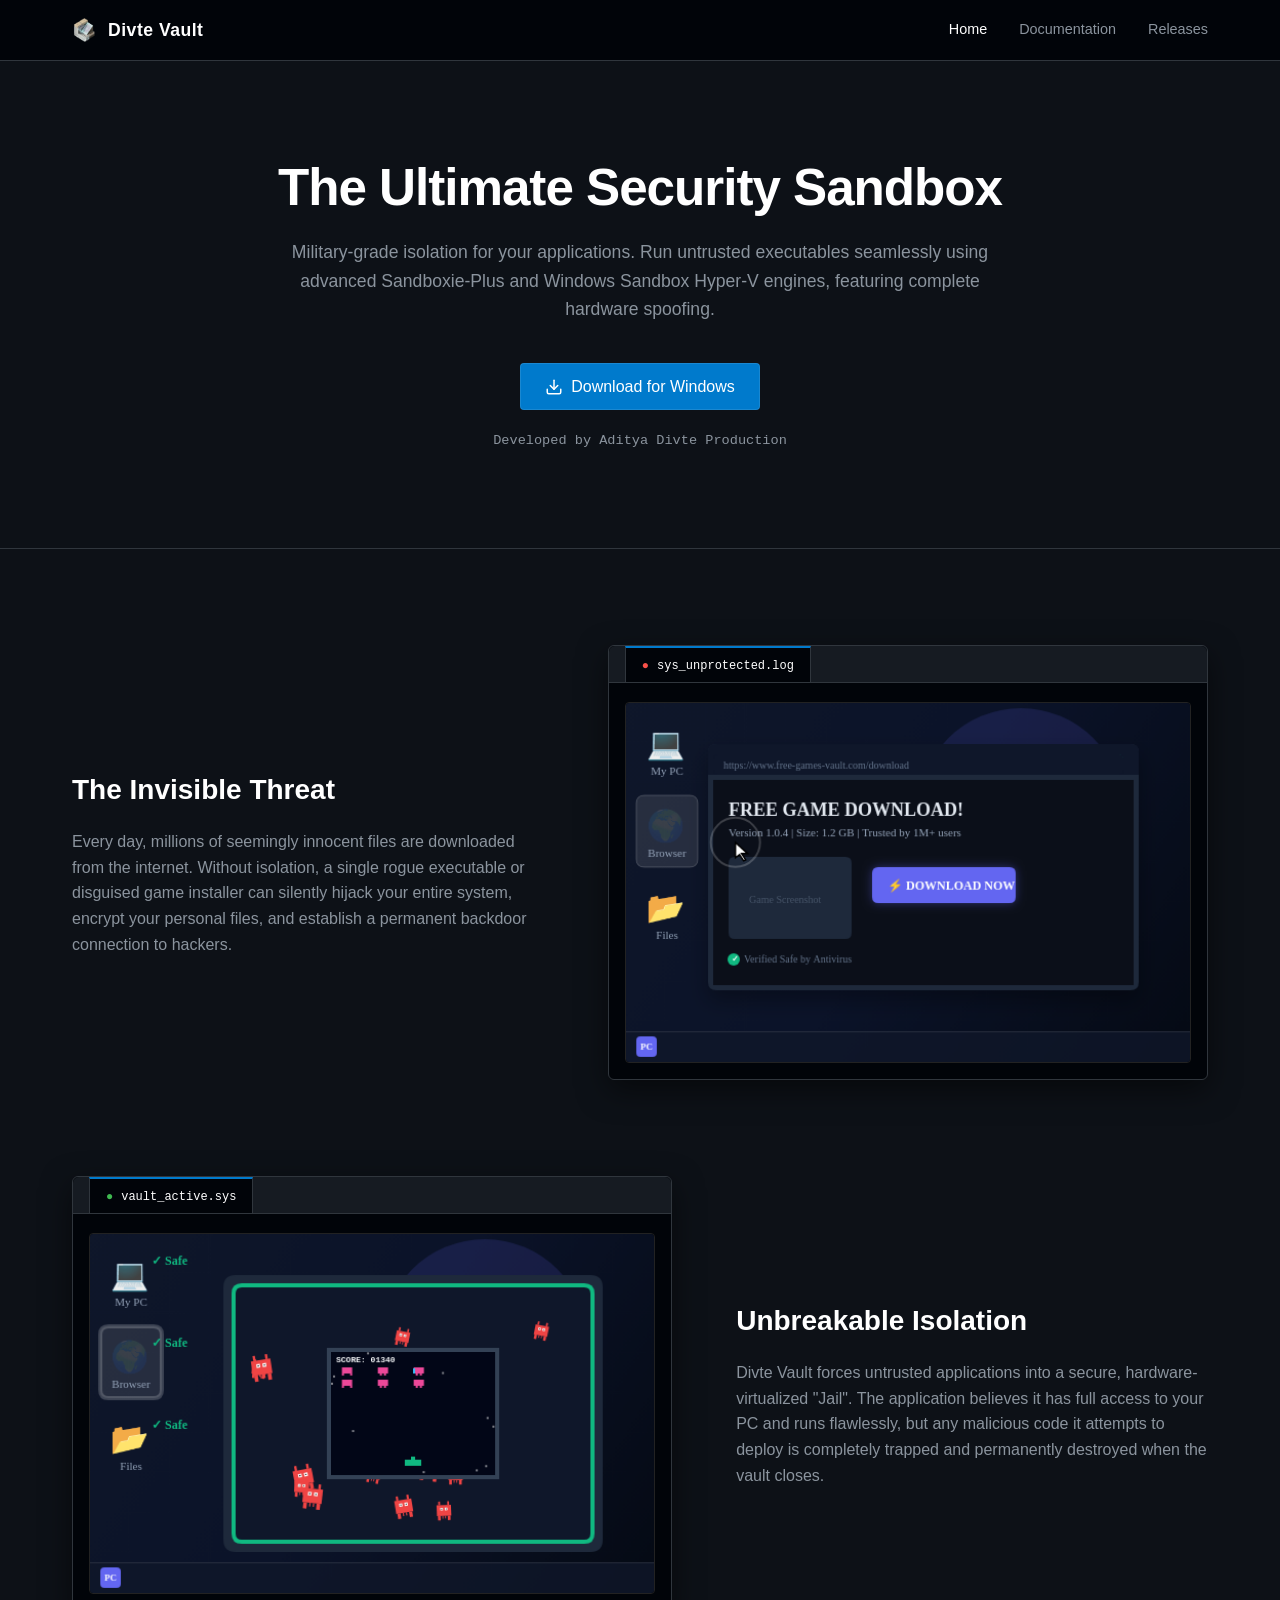
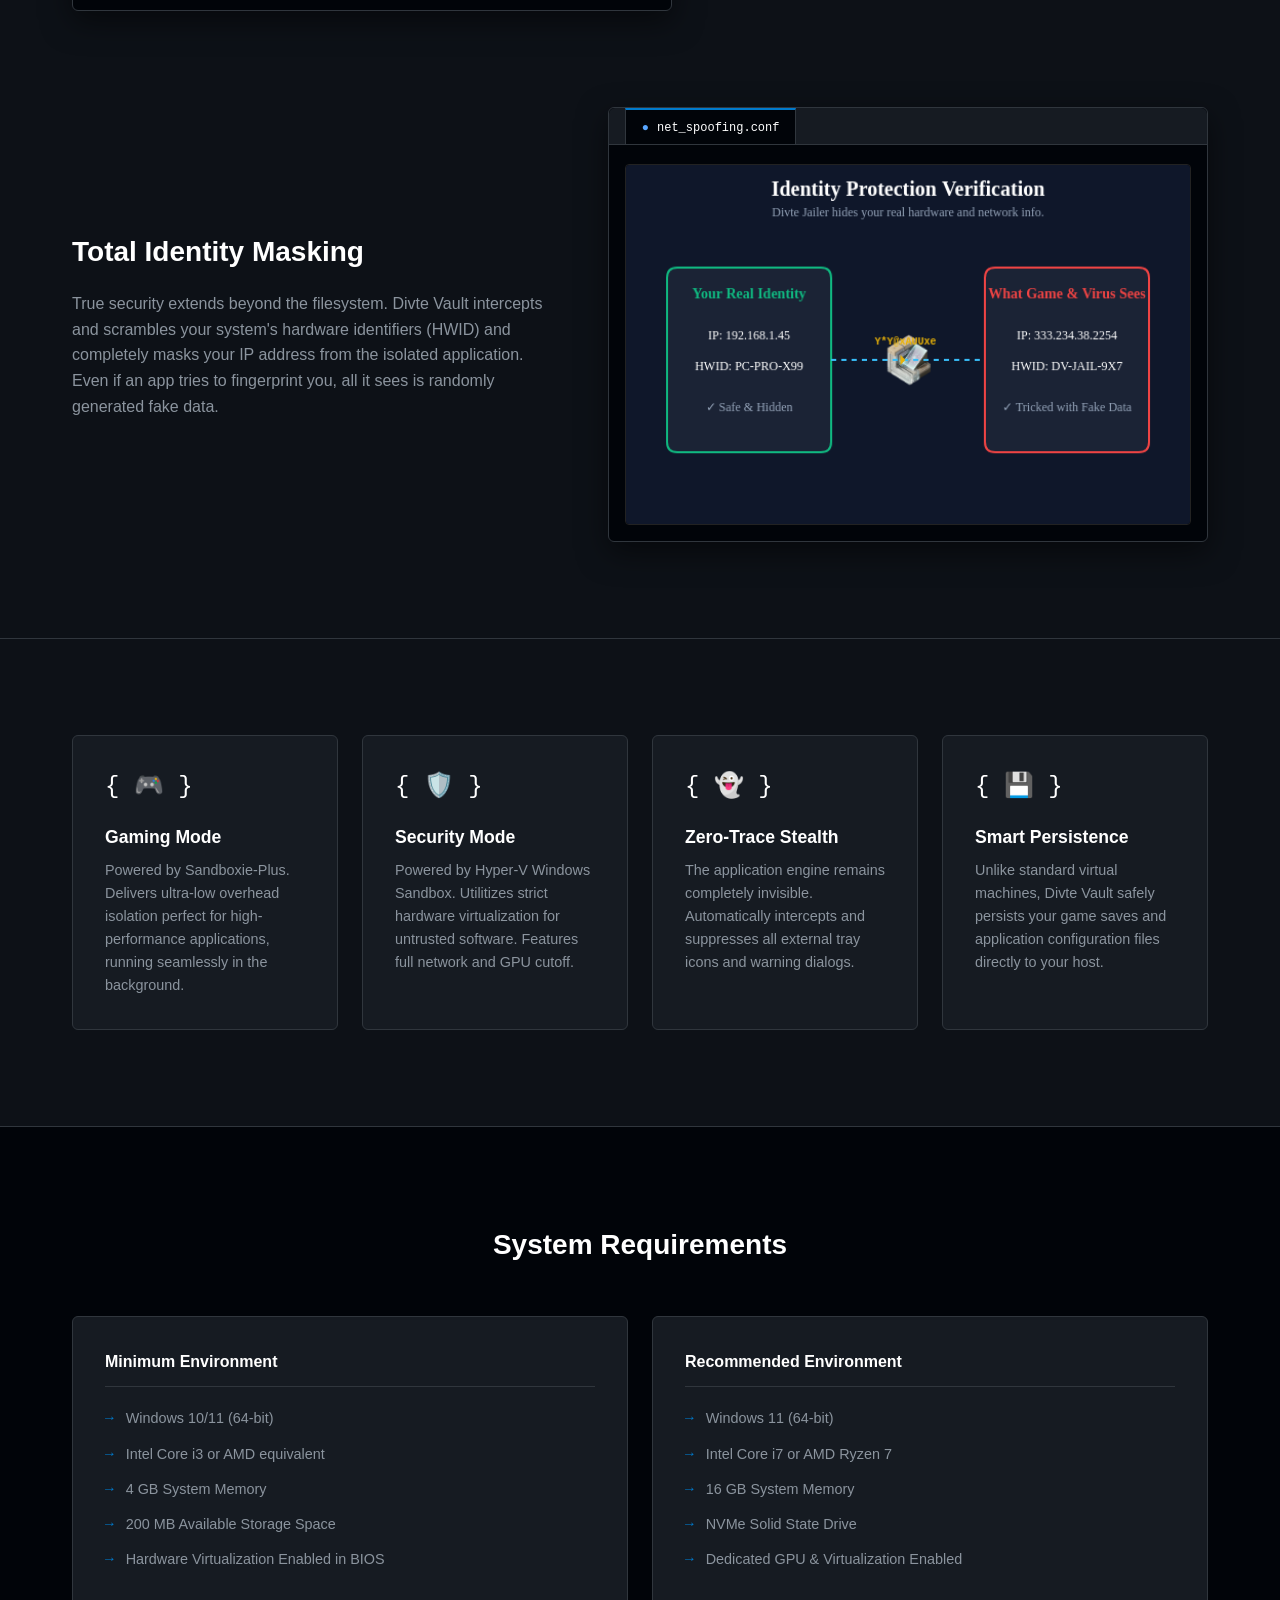
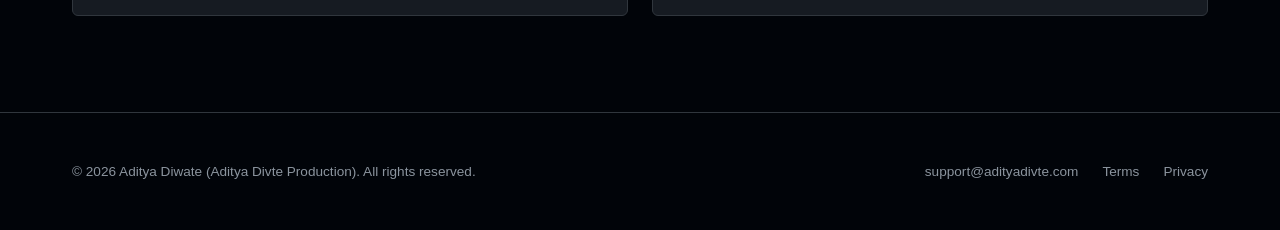
<file: index.html>
<!DOCTYPE html>
<html lang="en">
<head>
    <!-- Primary Meta Tags -->
<meta name="title" content="Divte Vault | Enterprise Security Sandbox">
<meta name="description" content="Divte Vault by Aditya Divte Production is an enterprise-grade security sandbox. Safely install and play game repacks in a highly optimized, isolated cage.">
<meta name="keywords" content="Divte Vault, Aditya Divte, Game Sandbox, Sandboxie, Hyper-V, FitGirl Fix, ISDone.dll fix, Game Repacks, adityadivte, aditya divte, aditya divte production">

<!-- Open Graph / Facebook / Discord -->
<meta property="og:type" content="website">
<meta property="og:url" content="https://divtevault.adityadivte.com/">
<meta property="og:title" content="Divte Vault | Enterprise Security Sandbox">
<meta property="og:description" content="Safely install and play massive game repacks in a highly optimized, isolated security cage.">
<meta property="og:image" content="https://divtevault.adityadivte.com/assets/logo.png">

<!-- Twitter -->
<meta property="twitter:card" content="summary_large_image">
<meta property="twitter:url" content="https://divtevault.adityadivte.com/">
<meta property="twitter:title" content="Divte Vault | Enterprise Security Sandbox">
<meta property="twitter:description" content="Safely install and play massive game repacks in a highly optimized, isolated security cage.">
<meta property="twitter:image" content="https://divtevault.adityadivte.com/assets/logo.png">
    <meta name="msvalidate.01" content="93DB15DFA5CD1F960D2D5B3634D6789A" />
    
<!-- Schema.org JSON-LD for Knowledge Graph -->
<script type="application/ld+json">
{
  "@context": "https://schema.org",
  "@graph": [
    {
      "@type": "Organization",
      "@id": "https://adityadivte.com/#organization",
      "name": "Aditya Divte Production",
      "url": "https://adityadivte.com/",
      "logo": "https://divtevault.adityadivte.com/assets/logo.png",
      "sameAs": [
        "https://divtevault.adityadivte.com/"
      ]
    },
    {
      "@type": "SoftwareApplication",
      "@id": "https://divtevault.adityadivte.com/#software",
      "name": "Divte Vault",
      "applicationCategory": "SecurityApplication",
      "operatingSystem": "Windows 10, Windows 11",
      "url": "https://divtevault.adityadivte.com/",
      "author": {
        "@id": "https://adityadivte.com/#organization"
      },
      "description": "Enterprise-grade security sandbox for running untrusted applications and massive game repacks seamlessly using advanced Sandboxie and Hyper-V isolation engines.",
      "image": "https://divtevault.adityadivte.com/assets/logo.png"
    }
  ]
}
</script>
    <meta charset="UTF-8">
    <meta name="viewport" content="width=device-width, initial-scale=1.0">
    
    <link rel="icon" type="image/png" href="assets/logo.png">
    <script src="script.js?v=1.1"></script>

    <!-- CLEAN DEVELOPER DARK THEME (VS CODE / KALI STYLE) -->
    <style>
        :root {
            /* VS Code / GitHub Dark Theme Palette */
            --bg-base: #0d1117;
            --bg-surface: #161b22;
            --bg-darker: #010409;
            --border-color: #30363d;
            --border-hover: #8b949e;
            --accent-blue: #007acc; /* Classic VS Code Blue */
            --text-main: #c9d1d9;
            --text-heading: #ffffff;
            --text-muted: #8b949e;
            --warning-bg: rgba(210, 153, 34, 0.1);
            --warning-border: #d29922;
            --font-sans: -apple-system, BlinkMacSystemFont, "Segoe UI", Roboto, "Helvetica Neue", Arial, sans-serif;
            --font-mono: "SFMono-Regular", Consolas, "Liberation Mono", Menlo, Courier, monospace;
        }

        * {
            box-sizing: border-box;
            margin: 0;
            padding: 0;
        }

        body {
            background-color: var(--bg-base);
            color: var(--text-main);
            font-family: var(--font-sans);
            line-height: 1.6;
            -webkit-font-smoothing: antialiased;
        }

        /* Hide legacy decorative elements */
        .bg-grid, .bg-glow { display: none !important; }

        .container {
            max-width: 1200px;
            margin: 0 auto;
            padding: 0 2rem;
        }

        /* Top Navigation - Clean & Flat */
        nav {
            background-color: var(--bg-darker);
            border-bottom: 1px solid var(--border-color);
            position: sticky;
            top: 0;
            z-index: 100;
        }

        .nav-wrapper {
            display: flex;
            justify-content: space-between;
            align-items: center;
            height: 60px;
            max-width: 1200px;
            margin: 0 auto;
            padding: 0 2rem;
        }

        .nav-brand {
            display: flex;
            align-items: center;
            gap: 12px;
            font-size: 1.1rem;
            font-weight: 600;
            color: var(--text-heading);
            text-decoration: none;
            letter-spacing: 0.5px;
        }

        .nav-brand img { height: 24px; }

        .nav-links {
            display: flex;
            gap: 2rem;
        }

        .nav-links a {
            color: var(--text-muted);
            text-decoration: none;
            font-size: 0.9rem;
            transition: color 0.2s;
        }

        .nav-links a:hover, .nav-links a.active { color: var(--text-heading); }

        /* Hero Section */
        .hero {
            padding: 6rem 0;
            text-align: center;
            border-bottom: 1px solid var(--border-color);
            background-color: var(--bg-base);
        }

        .version-tag {
            display: inline-block;
            font-family: var(--font-mono);
            color: var(--text-muted);
            font-size: 0.85rem;
            margin-bottom: 1.5rem;
            padding: 4px 12px;
            border: 1px solid var(--border-color);
            border-radius: 4px;
            background: var(--bg-surface);
        }

        h1 {
            font-size: clamp(2.2rem, 4vw, 3.5rem);
            font-weight: 600;
            color: var(--text-heading);
            line-height: 1.2;
            margin-bottom: 1.25rem;
            letter-spacing: -0.02em;
        }

        .subtitle {
            font-size: 1.1rem;
            color: var(--text-muted);
            max-width: 700px;
            margin: 0 auto 2.5rem;
        }

        /* IDE Style Button */
        .btn-primary {
            display: inline-flex;
            align-items: center;
            gap: 8px;
            background-color: var(--accent-blue);
            color: #ffffff;
            padding: 10px 24px;
            border-radius: 4px;
            font-weight: 500;
            font-size: 1rem;
            text-decoration: none;
            border: 1px solid rgba(255, 255, 255, 0.1);
            transition: background-color 0.2s;
        }

        .btn-primary:hover {
            background-color: #006bb3;
        }

        .developer-credit {
            margin-top: 1.25rem;
            font-size: 0.85rem;
            color: var(--text-muted);
            font-family: var(--font-mono);
        }

        /* Terminal/Alert Banner */
        .alert-box {
            background-color: var(--warning-bg);
            border: 1px solid var(--warning-border);
            border-radius: 6px;
            padding: 1.25rem 1.5rem;
            max-width: 750px;
            margin: 4rem auto 0;
            display: flex;
            gap: 1.25rem;
            text-align: left;
        }

        .alert-icon { font-size: 1.25rem; margin-top: 2px; }
        
        .alert-box h4 {
            color: #e3b341;
            font-size: 0.95rem;
            font-weight: 600;
            margin-bottom: 0.5rem;
            font-family: var(--font-sans);
        }

        .alert-box p {
            color: var(--text-main);
            font-size: 0.9rem;
            line-height: 1.5;
        }

        /* Showcase Sections */
        .showcase-section {
            padding: 6rem 0;
            border-bottom: 1px solid var(--border-color);
        }

        .showcase-row {
            display: flex;
            align-items: center;
            gap: 4rem;
            margin-bottom: 6rem;
        }

        .showcase-row:last-child { margin-bottom: 0; }
        .showcase-row.reverse { flex-direction: row-reverse; }

        .showcase-text { flex: 1; }
        
        .showcase-text h2 {
            font-size: 1.75rem;
            font-weight: 600;
            color: var(--text-heading);
            margin-bottom: 1rem;
        }

        .showcase-text p {
            font-size: 1rem;
            color: var(--text-muted);
        }

        /* CODE EDITOR WINDOW STYLE FOR CANVAS */
        .showcase-canvas-container {
            flex: 1.2;
            background-color: var(--bg-darker);
            border: 1px solid var(--border-color);
            border-radius: 6px;
            padding: 1rem;
            position: relative;
            padding-top: 3.5rem; /* Space for the tab bar */
            box-shadow: 0 10px 30px rgba(0, 0, 0, 0.5);
        }

        /* Fake Editor Title Bar */
        .showcase-canvas-container::before {
            content: '';
            position: absolute;
            top: 0; left: 0; right: 0; height: 36px;
            background-color: var(--bg-surface);
            border-bottom: 1px solid var(--border-color);
            border-radius: 6px 6px 0 0;
        }

        /* Active File Tab Style */
        .hud {
            position: absolute;
            top: 0; left: 1rem;
            height: 36px;
            line-height: 36px;
            background-color: var(--bg-darker);
            padding: 0 1rem;
            font-family: var(--font-mono);
            font-size: 0.75rem;
            color: var(--text-heading);
            border-right: 1px solid var(--border-color);
            border-left: 1px solid var(--border-color);
            border-top: 2px solid var(--accent-blue);
            z-index: 1;
        }

        /* File Icon simulation */
        .hud::before {
            content: '●';
            margin-right: 8px;
        }

        .hud.red::before { color: #f85149; }
        .hud.green::before { color: #3fb950; }
        .hud.blue::before { color: #58a6ff; }

        canvas {
            width: 100%;
            height: auto;
            border-radius: 4px;
            background-color: #000;
            border: 1px solid #222;
            display: block;
        }

        /* Features Grid */
        .features-wrapper {
            background-color: var(--bg-base);
            padding: 6rem 0;
            border-bottom: 1px solid var(--border-color);
        }

        .features-grid {
            display: grid;
            grid-template-columns: repeat(auto-fit, minmax(250px, 1fr));
            gap: 1.5rem;
        }

        .feature-card {
            background-color: var(--bg-surface);
            padding: 2rem;
            border-radius: 6px;
            border: 1px solid var(--border-color);
            transition: border-color 0.2s;
        }

        .feature-card:hover { border-color: var(--border-hover); }

        .feature-icon {
            font-size: 1.5rem;
            margin-bottom: 1rem;
            color: var(--text-heading);
            font-family: var(--font-mono);
        }

        .feature-card h3 {
            font-size: 1.1rem;
            font-weight: 600;
            color: var(--text-heading);
            margin-bottom: 0.5rem;
        }

        .feature-card p {
            font-size: 0.9rem;
            color: var(--text-muted);
        }

        /* System Requirements */
        .sys-req-wrapper { padding: 6rem 0; background-color: var(--bg-darker); }
        
        .section-title {
            text-align: center;
            font-size: 1.75rem;
            font-weight: 600;
            color: var(--text-heading);
            margin-bottom: 3rem;
        }

        .sys-req-grid {
            display: grid;
            grid-template-columns: repeat(auto-fit, minmax(300px, 1fr));
            gap: 1.5rem;
        }

        .req-box {
            background-color: var(--bg-surface);
            border: 1px solid var(--border-color);
            border-radius: 6px;
            padding: 2rem;
        }

        .req-box h4 {
            font-size: 1rem;
            font-weight: 600;
            color: var(--text-heading);
            margin-bottom: 1.25rem;
            padding-bottom: 0.75rem;
            border-bottom: 1px solid var(--border-color);
        }

        .req-box ul { list-style: none; }
        
        .req-box li {
            margin-bottom: 0.75rem;
            display: flex;
            align-items: center;
            color: var(--text-muted);
            font-size: 0.9rem;
        }
        
        .req-box li::before {
            content: "→";
            color: var(--accent-blue);
            margin-right: 0.75rem;
            font-family: var(--font-mono);
        }

        /* Footer */
        footer {
            background-color: var(--bg-darker);
            border-top: 1px solid var(--border-color);
            padding: 3rem 0;
            font-size: 0.85rem;
            color: var(--text-muted);
        }

        .footer-content {
            display: flex;
            justify-content: space-between;
            align-items: center;
        }

        .footer-links {
            display: flex;
            gap: 1.5rem;
        }

        .footer-links a {
            color: var(--text-muted);
            text-decoration: none;
            transition: color 0.2s;
        }

        .footer-links a:hover { color: var(--text-heading); }

        /* Responsive */
        @media (max-width: 900px) {
            .showcase-row, .showcase-row.reverse { flex-direction: column; gap: 2rem; margin-bottom: 4rem; }
            .nav-links { display: none; }
            .footer-content { flex-direction: column; gap: 1rem; text-align: center; }
            h1 { font-size: 2rem; }
            .hero { padding: 4rem 0; }
        }
    </style>
</head>
<body>
    <!-- Hidden but kept for JS safety -->
    <div class="bg-grid"></div>
    <div class="bg-glow"></div>

    <nav>
        <div class="nav-wrapper">
            <a href="/" class="nav-brand">
                <img src="assets/logo.png" alt="Divte Vault Logo">
                Divte Vault
            </a>
            <div class="nav-links">
                <a href="/" class="active">Home</a>
                <a href="/how-to-use">Documentation</a>
                <a href="/updates">Releases</a>
            </div>
        </div>
    </nav>

    <main>
        <section class="hero">
            <div class="container">
                
                <h1>The Ultimate Security Sandbox</h1>
                <p class="subtitle">Military-grade isolation for your applications. Run untrusted executables seamlessly using advanced Sandboxie-Plus and Windows Sandbox Hyper-V engines, featuring complete hardware spoofing.</p>
                
                <div>
                    <a href="#" onclick="downloadLatestRelease(); return false;" class="btn-primary">
                        <svg width="18" height="18" viewBox="0 0 24 24" fill="none" stroke="currentColor" stroke-width="2" stroke-linecap="round" stroke-linejoin="round"><path d="M21 15v4a2 2 0 0 1-2 2H5a2 2 0 0 1-2-2v-4"></path><polyline points="7 10 12 15 17 10"></polyline><line x1="12" y1="15" x2="12" y2="3"></line></svg>
                        Download for Windows
                    </a>
                </div>
                <div class="developer-credit">Developed by Aditya Divte Production</div>

               
            </div>
        </section>

        <section class="showcase-section">
            <div class="container">
                
                <div class="showcase-row">
                    <div class="showcase-text">
                        <h2>The Invisible Threat</h2>
                        <p>Every day, millions of seemingly innocent files are downloaded from the internet. Without isolation, a single rogue executable or disguised game installer can silently hijack your entire system, encrypt your personal files, and establish a permanent backdoor connection to hackers.</p>
                    </div>
                    <div class="showcase-canvas-container">
                        <div class="hud red">sys_unprotected.log</div>
                        <canvas id="virusCanvas" width="550" height="350"></canvas>
                    </div>
                </div>

                <div class="showcase-row reverse">
                    <div class="showcase-text">
                        <h2>Unbreakable Isolation</h2>
                        <p>Divte Vault forces untrusted applications into a secure, hardware-virtualized "Jail". The application believes it has full access to your PC and runs flawlessly, but any malicious code it attempts to deploy is completely trapped and permanently destroyed when the vault closes.</p>
                    </div>
                    <div class="showcase-canvas-container">
                        <div class="hud green">vault_active.sys</div>
                        <canvas id="vaultCanvas" width="550" height="350"></canvas>
                    </div>
                </div>

                <div class="showcase-row">
                    <div class="showcase-text">
                        <h2>Total Identity Masking</h2>
                        <p>True security extends beyond the filesystem. Divte Vault intercepts and scrambles your system's hardware identifiers (HWID) and completely masks your IP address from the isolated application. Even if an app tries to fingerprint you, all it sees is randomly generated fake data.</p>
                    </div>
                    <div class="showcase-canvas-container">
                        <div class="hud blue">net_spoofing.conf</div>
                        <canvas id="spoofCanvas" width="550" height="350"></canvas>
                    </div>
                </div>

            </div>
        </section>

        <div class="features-wrapper">
            <section class="container features-grid">
                <div class="feature-card">
                    <div class="feature-icon">{ 🎮 }</div>
                    <h3>Gaming Mode</h3>
                    <p>Powered by Sandboxie-Plus. Delivers ultra-low overhead isolation perfect for high-performance applications, running seamlessly in the background.</p>
                </div>
                
                <div class="feature-card">
                    <div class="feature-icon">{ 🛡️ }</div>
                    <h3>Security Mode</h3>
                    <p>Powered by Hyper-V Windows Sandbox. Utilitizes strict hardware virtualization for untrusted software. Features full network and GPU cutoff.</p>
                </div>

                <div class="feature-card">
                    <div class="feature-icon">{ 👻 }</div>
                    <h3>Zero-Trace Stealth</h3>
                    <p>The application engine remains completely invisible. Automatically intercepts and suppresses all external tray icons and warning dialogs.</p>
                </div>
                
                <div class="feature-card">
                    <div class="feature-icon">{ 💾 }</div>
                    <h3>Smart Persistence</h3>
                    <p>Unlike standard virtual machines, Divte Vault safely persists your game saves and application configuration files directly to your host.</p>
                </div>
            </section>
        </div>

        <div class="sys-req-wrapper">
            <section class="container">
                <h2 class="section-title">System Requirements</h2>
                <div class="sys-req-grid">
                    <div class="req-box">
                        <h4>Minimum Environment</h4>
                        <ul>
                            <li>Windows 10/11 (64-bit)</li>
                            <li>Intel Core i3 or AMD equivalent</li>
                            <li>4 GB System Memory</li>
                            <li>200 MB Available Storage Space</li>
                            <li>Hardware Virtualization Enabled in BIOS</li>
                        </ul>
                    </div>
                    <div class="req-box">
                        <h4>Recommended Environment</h4>
                        <ul>
                            <li>Windows 11 (64-bit)</li>
                            <li>Intel Core i7 or AMD Ryzen 7</li>
                            <li>16 GB System Memory</li>
                            <li>NVMe Solid State Drive</li>
                            <li>Dedicated GPU & Virtualization Enabled</li>
                        </ul>
                    </div>
                </div>
            </section>
        </div>

    </main>

    <footer>
        <div class="container footer-content">
            <p>&copy; 2026 Aditya Diwate (Aditya Divte Production). All rights reserved.</p>
            <div class="footer-links">
                <a href="mailto:support@adityadivte.com">support@adityadivte.com</a>
                <a href="/terms">Terms</a>
                <a href="/privacy">Privacy</a>
            </div>
        </div>
    </footer>

    <!-- Scripts remain strictly unmodified -->
    <script src="animation.js?v=1.1"></script>
</body>
</html>
</file>
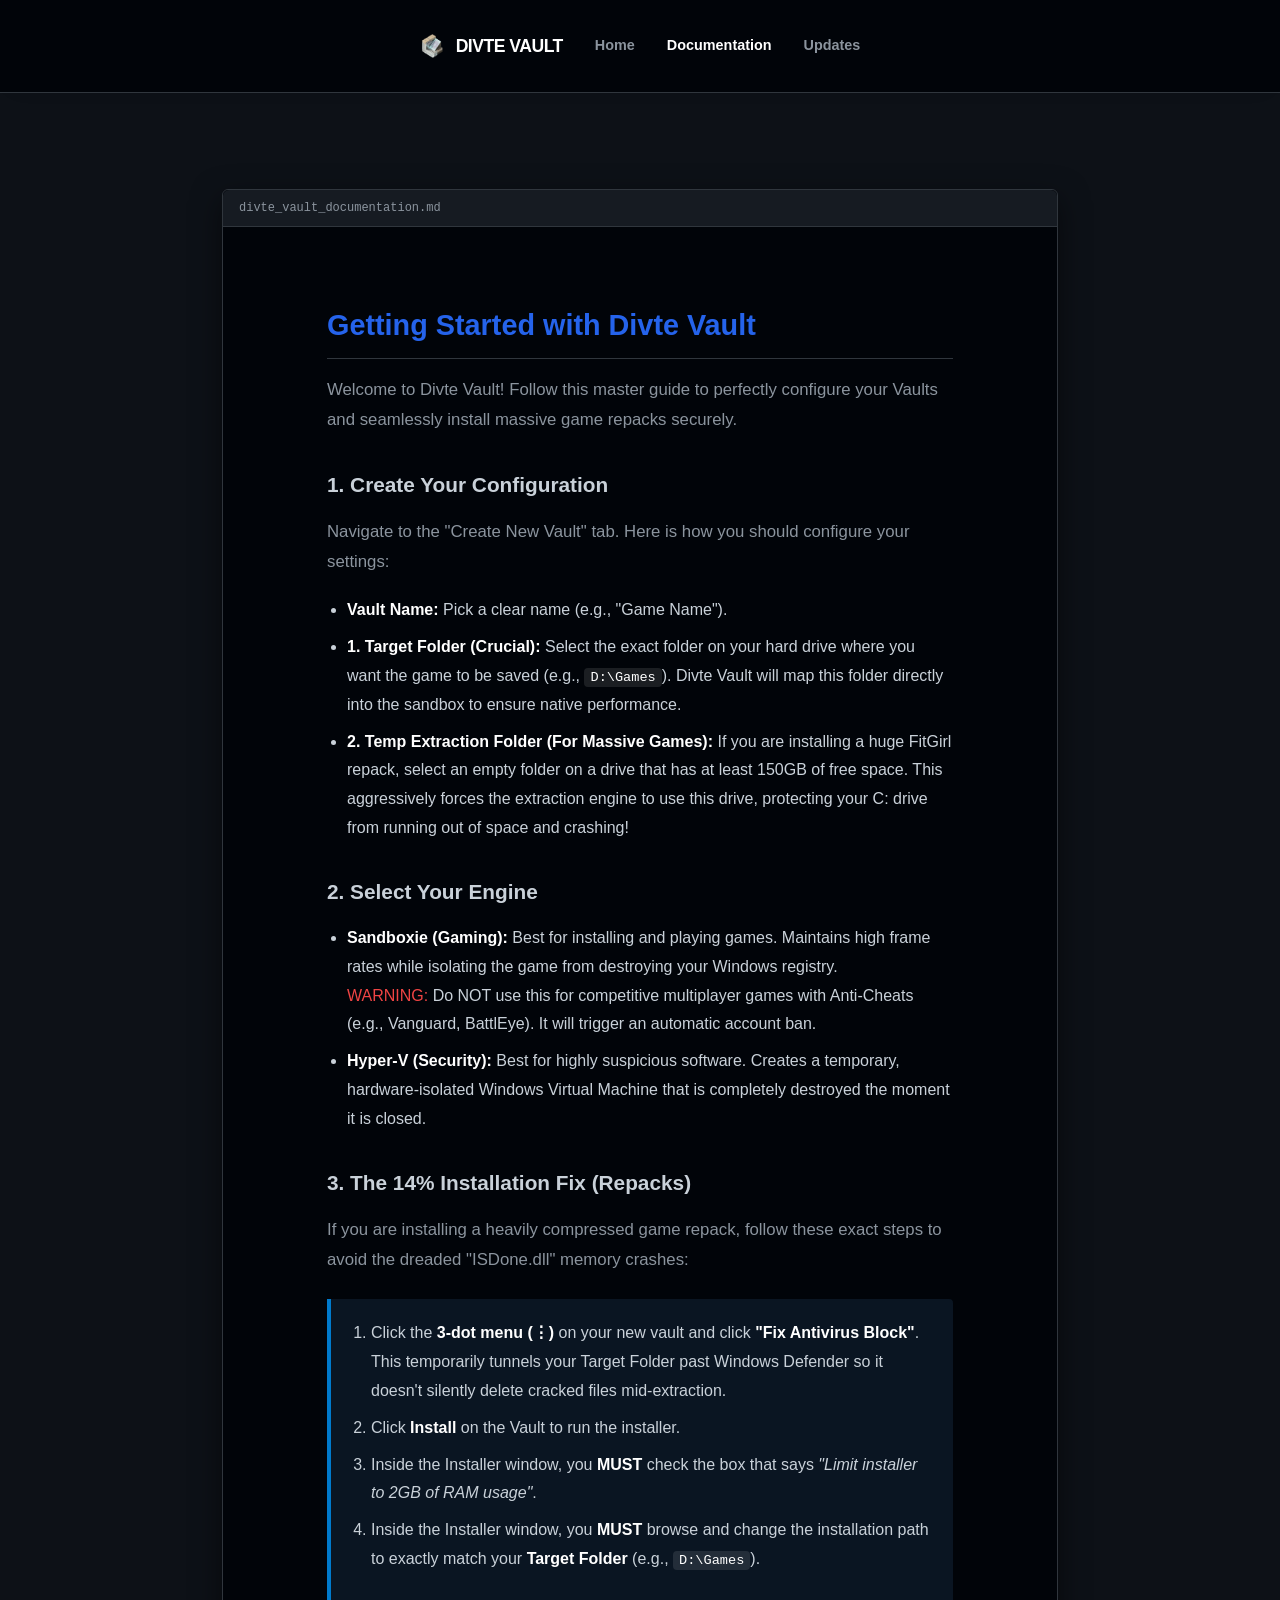
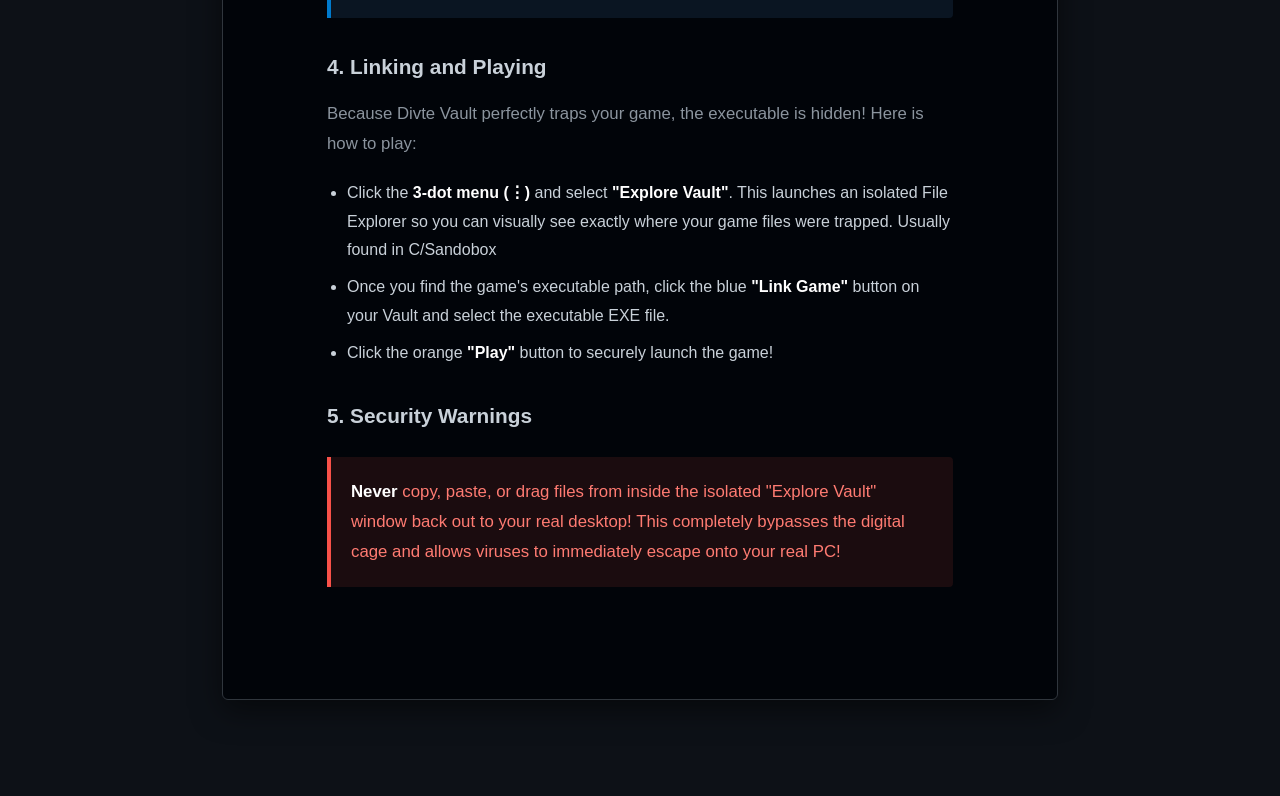
<file: how-to-use.html>
<!DOCTYPE html>
<html lang="en">
<head>
    <meta charset="UTF-8">
    <meta name="viewport" content="width=device-width, initial-scale=1.0">
    <title>How to Use Divte Vault | Setup Guide & Sandbox Tutorial</title>
    <meta name="description" content="Learn how to configure Divte Vault target folders, set up temp extraction tunnels, and fix the FitGirl 14% ISDone.dll installation crash instantly.">
    <meta name="keywords" content="Divte Vault tutorial, how to use Sandboxie, fix ISDone.dll, game sandbox guide">
    <link rel="stylesheet" href="style.css">
    <script src="script.js"></script>
    <link rel="icon" type="image/png" href="assets/logo.png">
    
    <!-- CLEAN DEVELOPER DARK THEME (VS CODE STYLE) -->
    <style>
        :root {
            --bg-base: #0d1117;
            --bg-surface: #161b22;
            --bg-darker: #010409;
            --border-color: #30363d;
            --border-hover: #8b949e;
            --accent-blue: #007acc;
            --text-main: #c9d1d9;
            --text-heading: #ffffff;
            --text-muted: #8b949e;
            --warning-bg: rgba(210, 153, 34, 0.1);
            --warning-border: #d29922;
            --danger-bg: rgba(248, 81, 73, 0.1);
            --danger-border: #f85149;
            --font-sans: -apple-system, BlinkMacSystemFont, "Segoe UI", Roboto, "Helvetica Neue", Arial, sans-serif;
            --font-mono: "SFMono-Regular", Consolas, "Liberation Mono", Menlo, Courier, monospace;
        }

        * { box-sizing: border-box; margin: 0; padding: 0; }

        body {
            background-color: var(--bg-base);
            color: var(--text-main);
            font-family: var(--font-sans);
            line-height: 1.6;
            -webkit-font-smoothing: antialiased;
        }

        /* Keep legacy classes hidden so script.js doesn't break */
        .bg-grid, .bg-glow { display: none !important; }

        /* Navigation */
      /* Navigation - Updated for spacing */
        nav {
            background-color: var(--bg-darker);
            border-bottom: 1px solid var(--border-color);
            position: sticky;
            top: 0;
            z-index: 100;
        }

        .nav-wrapper {
            display: flex;
            justify-content: space-between;
            align-items: center;
            height: 60px;
            max-width: 1200px;
            margin: 0 auto;
            padding: 0 2rem;
            /* Added min-width and flex-wrap prevention */
            white-space: nowrap; 
        }

        .nav-brand {
            display: flex;
            align-items: center;
            gap: 12px;
            font-size: 1.1rem;
            font-weight: 600;
            color: var(--text-heading);
            text-decoration: none;
            /* Prevents text from squishing */
            flex-shrink: 0; 
        }

        .nav-brand img { height: 24px; flex-shrink: 0; }

        .nav-links {
            display: flex;
            gap: 2rem;
            /* Allows links to take priority */
            margin-left: 2rem; 
        }

        /* Added Responsive trigger to prevent overlap on small screens */
        @media (max-width: 600px) {
            .nav-wrapper { padding: 0 1rem; gap: 10px; }
            .nav-links { gap: 1rem; }
        }
       
        .nav-links a { color: var(--text-muted); text-decoration: none; font-size: 0.9rem; transition: color 0.2s; }
        .nav-links a:hover, .nav-links a.active { color: var(--text-heading); }

        /* Main Content Layout */
        main {
            max-width: 900px;
            margin: 3rem auto;
            padding: 0 2rem;
        }

        .panel {
            background-color: var(--bg-darker);
            border: 1px solid var(--border-color);
            border-radius: 6px;
            box-shadow: 0 10px 30px rgba(0, 0, 0, 0.5);
            position: relative;
            padding-top: 2.5rem;
        }

        /* Editor Title Bar */
        .panel::before {
            content: 'divte_vault_documentation.md';
            position: absolute;
            top: 0; left: 0; right: 0; height: 36px;
            background-color: var(--bg-surface);
            border-bottom: 1px solid var(--border-color);
            border-radius: 6px 6px 0 0;
            color: var(--text-muted);
            font-family: var(--font-mono);
            font-size: 0.75rem;
            line-height: 36px;
            padding-left: 1rem;
        }

        .panel-content { padding: 2rem 3rem; }

        h2 { font-size: 2rem; color: var(--text-heading); margin-bottom: 1rem; border-bottom: 1px solid var(--border-color); padding-bottom: 10px; }
        .step-title { margin: 2rem 0 1rem 0; color: var(--accent-blue); font-size: 1.25rem; font-weight: 600; }
        
        p { margin-bottom: 1rem; }
        
        ul, ol { margin-left: 1.5rem; margin-bottom: 1rem; }
        li { margin-bottom: 0.5rem; color: var(--text-main); }
        
        strong { color: var(--text-heading); }
        
        code {
            background-color: rgba(255, 255, 255, 0.1);
            padding: 2px 6px;
            border-radius: 4px;
            font-family: var(--font-mono);
            font-size: 0.85em;
            color: var(--text-heading);
        }

        /* Callouts */
        .highlight {
            background: rgba(88, 166, 255, 0.1);
            padding: 1.25rem;
            border-left: 4px solid var(--accent-blue);
            margin: 1.5rem 0;
            border-radius: 0 4px 4px 0;
        }

        .warning {
            background: var(--danger-bg);
            padding: 1.25rem;
            border-left: 4px solid var(--danger-border);
            margin: 1.5rem 0;
            border-radius: 0 4px 4px 0;
        }
        
        .warning p { margin-bottom: 0; color: #ff7b72; }
    </style>
</head>
<body>
    <div class="bg-grid"></div>
    <div class="bg-glow"></div>
    <nav>
        <div class="nav-wrapper">
            <a href="/" class="nav-brand">
                <img src="assets/logo.png" alt="Divte Vault Logo">
                DIVTE VAULT
            </a>
            <div class="nav-links">
                <a href="/">Home</a>
                <a href="/how-to-use" class="active">Documentation</a>
                <a href="/updates">Updates</a>
            </div>
        </div>
    </nav>

    <main>
        <div class="panel">
            <div class="panel-content">
                <h2>Getting Started with Divte Vault</h2>
                <p>Welcome to Divte Vault! Follow this master guide to perfectly configure your Vaults and seamlessly install massive game repacks securely.</p>
                
                <h3 class="step-title">1. Create Your Configuration</h3>
                <p>Navigate to the "Create New Vault" tab. Here is how you should configure your settings:</p>
                <ul>
                    <li><strong>Vault Name:</strong> Pick a clear name (e.g., "Game Name").</li>
                    <li><strong>1. Target Folder (Crucial):</strong> Select the exact folder on your hard drive where you want the game to be saved (e.g., <code>D:\Games</code>). Divte Vault will map this folder directly into the sandbox to ensure native performance.</li>
                    <li><strong>2. Temp Extraction Folder (For Massive Games):</strong> If you are installing a huge FitGirl repack, select an empty folder on a drive that has at least 150GB of free space. This aggressively forces the extraction engine to use this drive, protecting your C: drive from running out of space and crashing!</li>
                </ul>
                
                <h3 class="step-title">2. Select Your Engine</h3>
                <ul>
                    <li><strong>Sandboxie (Gaming):</strong> Best for installing and playing games. Maintains high frame rates while isolating the game from destroying your Windows registry. <br><span style="color: #ef4444;">WARNING:</span> Do NOT use this for competitive multiplayer games with Anti-Cheats (e.g., Vanguard, BattlEye). It will trigger an automatic account ban.</li>
                    <li><strong>Hyper-V (Security):</strong> Best for highly suspicious software. Creates a temporary, hardware-isolated Windows Virtual Machine that is completely destroyed the moment it is closed.</li>
                </ul>

                <h3 class="step-title">3. The 14% Installation Fix (Repacks)</h3>
                <p>If you are installing a heavily compressed game repack, follow these exact steps to avoid the dreaded "ISDone.dll" memory crashes:</p>
                <div class="highlight">
                    <ol>
                        <li>Click the <strong>3-dot menu (⋮)</strong> on your new vault and click <strong>"Fix Antivirus Block"</strong>. This temporarily tunnels your Target Folder past Windows Defender so it doesn't silently delete cracked files mid-extraction.</li>
                        <li>Click <strong>Install</strong> on the Vault to run the installer.</li>
                        <li>Inside the Installer window, you <strong>MUST</strong> check the box that says <em>"Limit installer to 2GB of RAM usage"</em>.</li>
                        <li>Inside the Installer window, you <strong>MUST</strong> browse and change the installation path to exactly match your <strong>Target Folder</strong> (e.g., <code>D:\Games</code>).</li>
                    </ol>
                </div>

                <h3 class="step-title">4. Linking and Playing</h3>
                <p>Because Divte Vault perfectly traps your game, the executable is hidden! Here is how to play:</p>
                <ul>
                    <li>Click the <strong>3-dot menu (⋮)</strong> and select <strong>"Explore Vault"</strong>. This launches an isolated File Explorer so you can visually see exactly where your game files were trapped. Usually found in C/Sandobox</li>
                    <li>Once you find the game's executable path, click the blue <strong>"Link Game"</strong> button on your Vault and select the executable EXE file.</li>
                    <li>Click the orange <strong>"Play"</strong> button to securely launch the game!</li>
                </ul>

                <h3 class="step-title">5. Security Warnings</h3>
                <div class="warning">
                    <p><strong>Never</strong> copy, paste, or drag files from inside the isolated "Explore Vault" window back out to your real desktop! This completely bypasses the digital cage and allows viruses to immediately escape onto your real PC!</p>
                </div>
            </div>
        </div>
    </main>
</body>
</html>
</file>
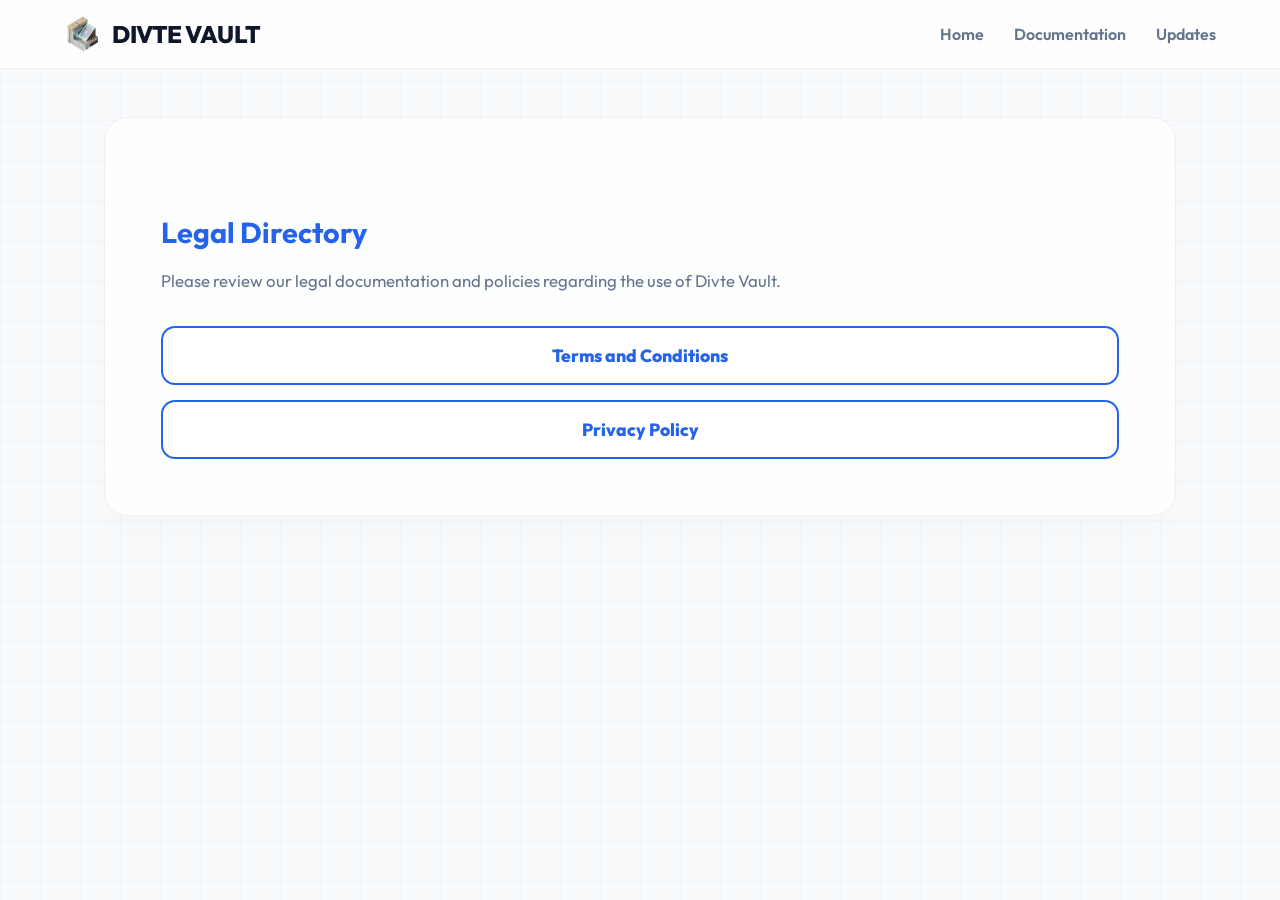
<file: legal.html>
<!DOCTYPE html>
<html lang="en">
<head>
    <meta charset="UTF-8">
    <meta name="viewport" content="width=device-width, initial-scale=1.0">
    <title>Legal Directory | Divte Vault Licenses & Trademarks</title>
    <meta name="description" content="View the legal directory, software licenses, open-source attribution, and trademark information for the Divte Vault Sandbox ecosystem.">
    <meta name="keywords" content="Divte Vault legal, licenses, trademarks, open-source, Sandboxie legal">
    <link rel="stylesheet" href="style.css">
    <script src="script.js"></script>
    <link rel="icon" type="image/png" href="assets/logo.png">
</head>
<body>
    <div class="bg-grid"></div>
    <nav>
        <a href="/" class="nav-brand">
            <img src="assets/logo.png" alt="Divte Vault Logo">
            DIVTE VAULT
        </a>
        <div class="nav-links">
            <a href="/">Home</a>
            <a href="/how-to-use">Documentation</a>
            <a href="/updates">Updates</a>
        </div>
    </nav>
    <main>
        <div class="panel">
            <h2>Legal Directory</h2>
            <p>Please review our legal documentation and policies regarding the use of Divte Vault.</p>
            
            <div style="margin-top: 30px; display: flex; flex-direction: column; gap: 15px;">
                <a href="/terms" class="btn-primary" style="text-align: center; background: #fff; color: var(--accent-color); border: 2px solid var(--accent-color); box-shadow: none;">Terms and Conditions</a>
                <a href="/privacy" class="btn-primary" style="text-align: center; background: #fff; color: var(--accent-color); border: 2px solid var(--accent-color); box-shadow: none;">Privacy Policy</a>
            </div>
        </div>
    </main>
</body>
</html>
</file>
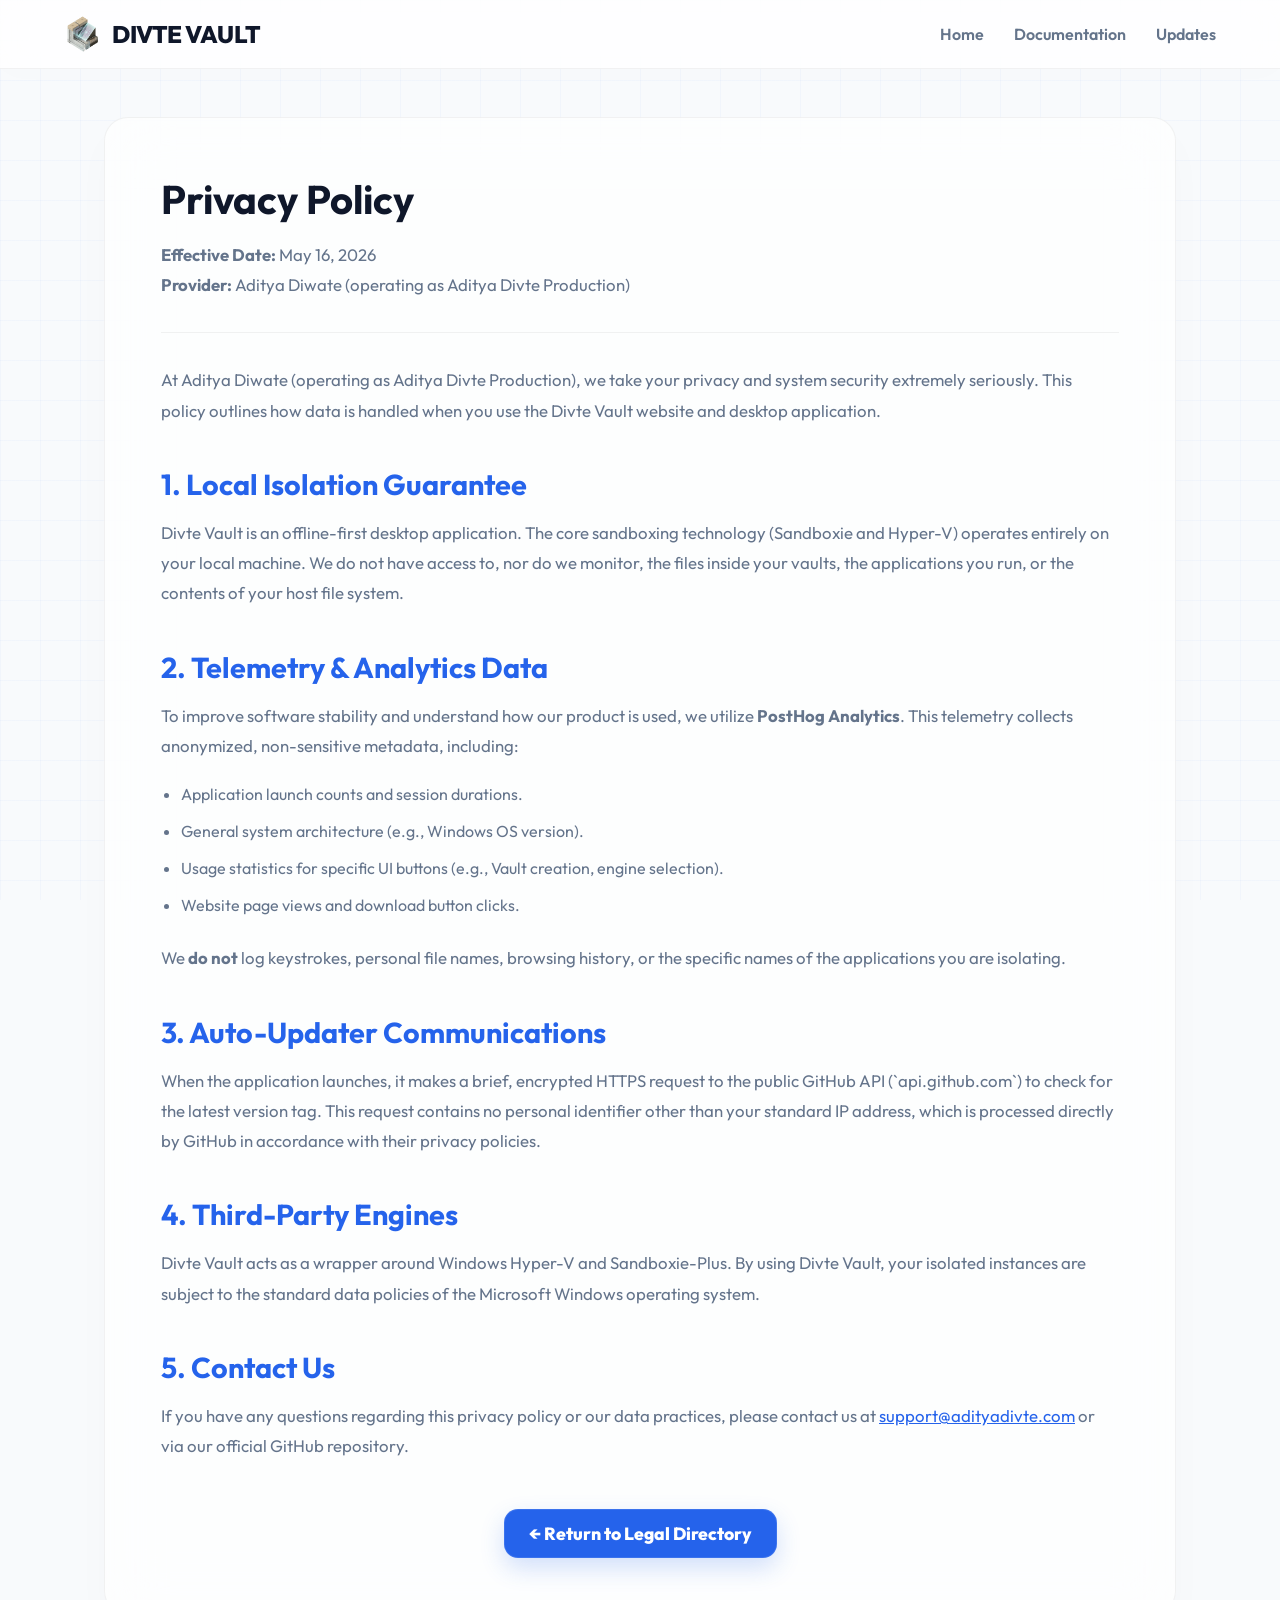
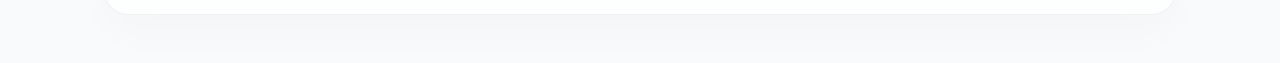
<file: privacy.html>
<!DOCTYPE html>
<html lang="en">
<head>
    <meta charset="UTF-8">
    <meta name="viewport" content="width=device-width, initial-scale=1.0">
    <title>Privacy Policy | Divte Vault Data Protection</title>
    <meta name="description" content="Read the official Privacy Policy for Divte Vault. Learn how we securely mask your identity and protect your personal data during execution.">
    <meta name="keywords" content="Divte Vault privacy policy, data protection, security, legal">
    <link rel="stylesheet" href="style.css">
    <link rel="icon" type="image/png" href="assets/logo.png">
</head>
<body>
    <div class="bg-grid"></div>
    <nav>
        <a href="/" class="nav-brand">
            <img src="assets/logo.png" alt="Divte Vault Logo">
            DIVTE VAULT
        </a>
        <div class="nav-links">
            <a href="/">Home</a>
            <a href="/how-to-use">Documentation</a>
            <a href="/updates">Updates</a>
        </div>
    </nav>
    <main>
        <div class="panel">
            <div class="legal-header">
                <h1>Privacy Policy</h1>
                <p style="margin: 0;"><strong>Effective Date:</strong> May 16, 2026</p>
                <p style="margin: 0;"><strong>Provider:</strong> Aditya Diwate (operating as Aditya Divte Production)</p>
            </div>
            
            <p>At Aditya Diwate (operating as Aditya Divte Production), we take your privacy and system security extremely seriously. This policy outlines how data is handled when you use the Divte Vault website and desktop application.</p>

            <h2>1. Local Isolation Guarantee</h2>
            <p>Divte Vault is an offline-first desktop application. The core sandboxing technology (Sandboxie and Hyper-V) operates entirely on your local machine. We do not have access to, nor do we monitor, the files inside your vaults, the applications you run, or the contents of your host file system.</p>

            <h2>2. Telemetry & Analytics Data</h2>
            <p>To improve software stability and understand how our product is used, we utilize <strong>PostHog Analytics</strong>. This telemetry collects anonymized, non-sensitive metadata, including:</p>
            <ul>
                <li>Application launch counts and session durations.</li>
                <li>General system architecture (e.g., Windows OS version).</li>
                <li>Usage statistics for specific UI buttons (e.g., Vault creation, engine selection).</li>
                <li>Website page views and download button clicks.</li>
            </ul>
            <p>We <strong>do not</strong> log keystrokes, personal file names, browsing history, or the specific names of the applications you are isolating.</p>

            <h2>3. Auto-Updater Communications</h2>
            <p>When the application launches, it makes a brief, encrypted HTTPS request to the public GitHub API (`api.github.com`) to check for the latest version tag. This request contains no personal identifier other than your standard IP address, which is processed directly by GitHub in accordance with their privacy policies.</p>

            <h2>4. Third-Party Engines</h2>
            <p>Divte Vault acts as a wrapper around Windows Hyper-V and Sandboxie-Plus. By using Divte Vault, your isolated instances are subject to the standard data policies of the Microsoft Windows operating system.</p>

            <h2>5. Contact Us</h2>
            <p>If you have any questions regarding this privacy policy or our data practices, please contact us at <a href="mailto:support@adityadivte.com" style="color: var(--accent-color);">support@adityadivte.com</a> or via our official GitHub repository.</p>

            <div style="margin-top: 3rem; text-align: center;">
                <a href="/legal" class="btn-primary" style="padding: 12px 24px;">← Return to Legal Directory</a>
            </div>
        </div>
    </main>
</body>
</html>
</file>
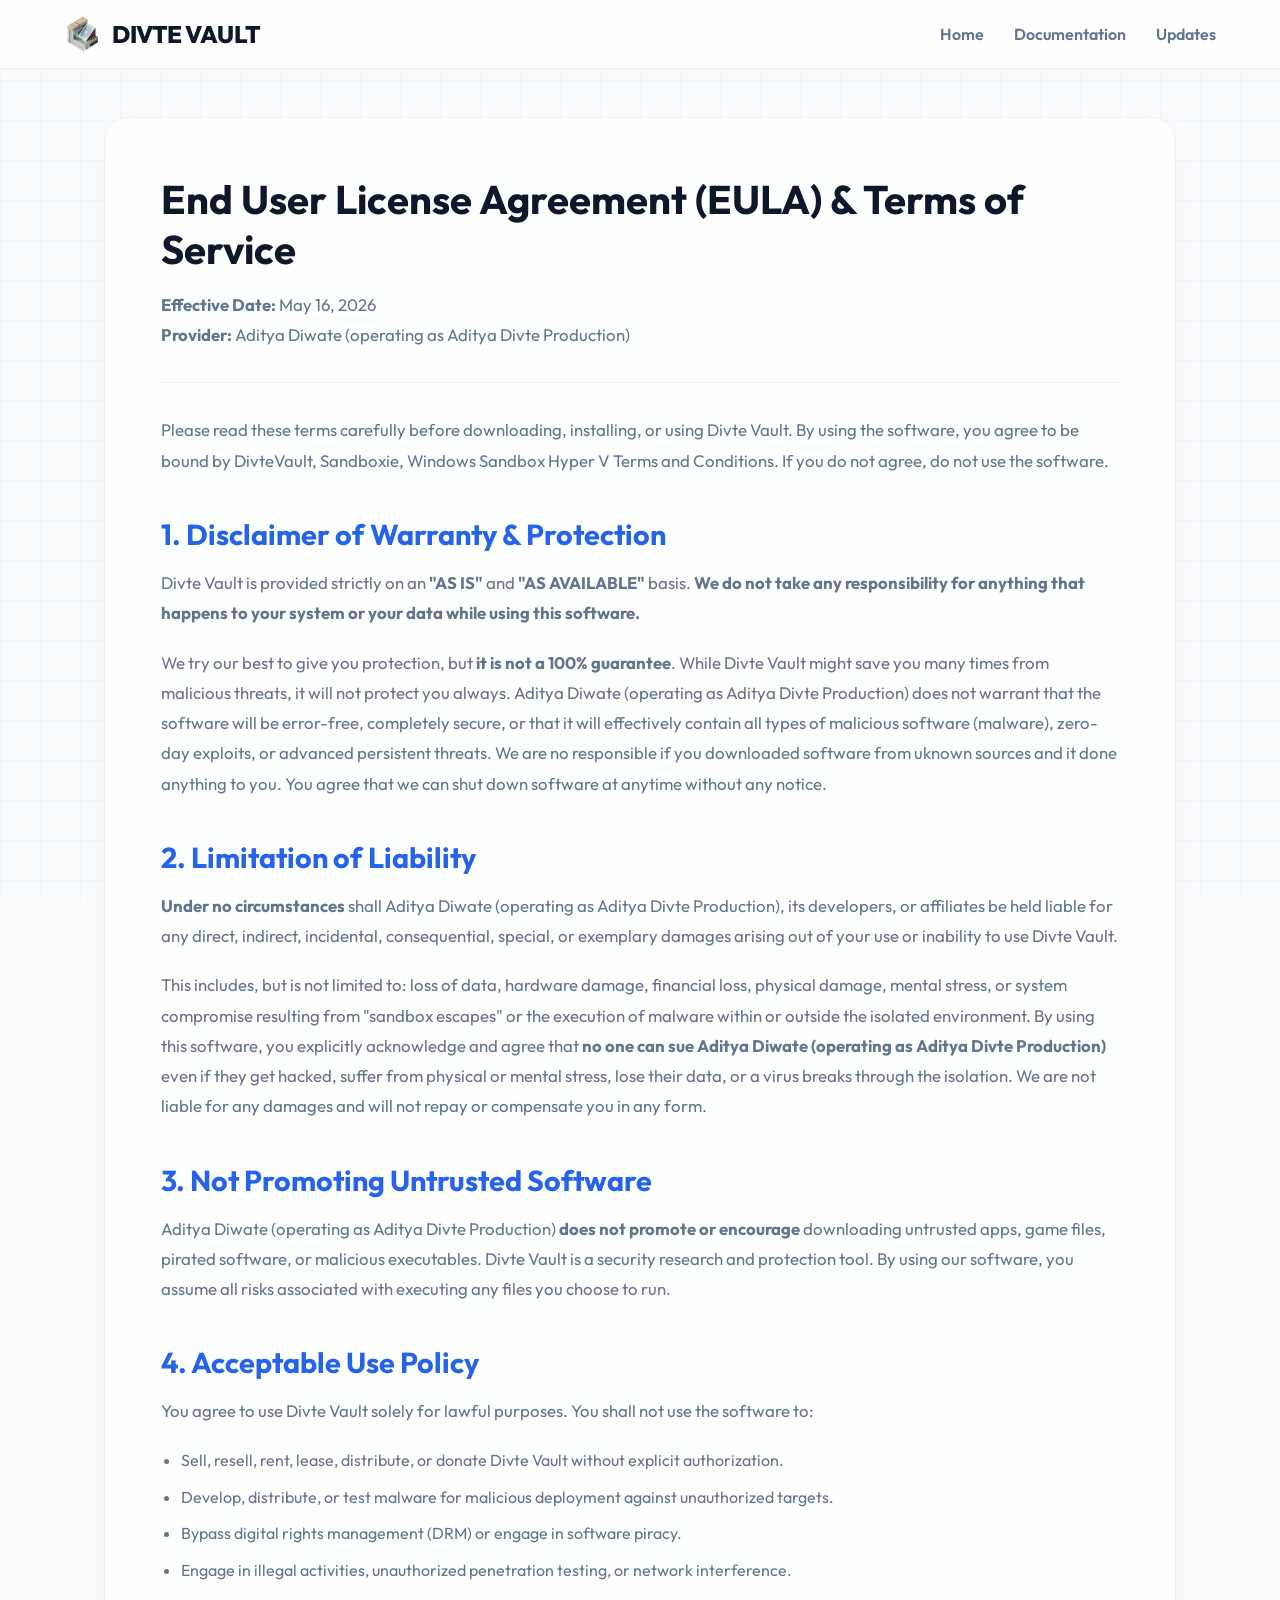
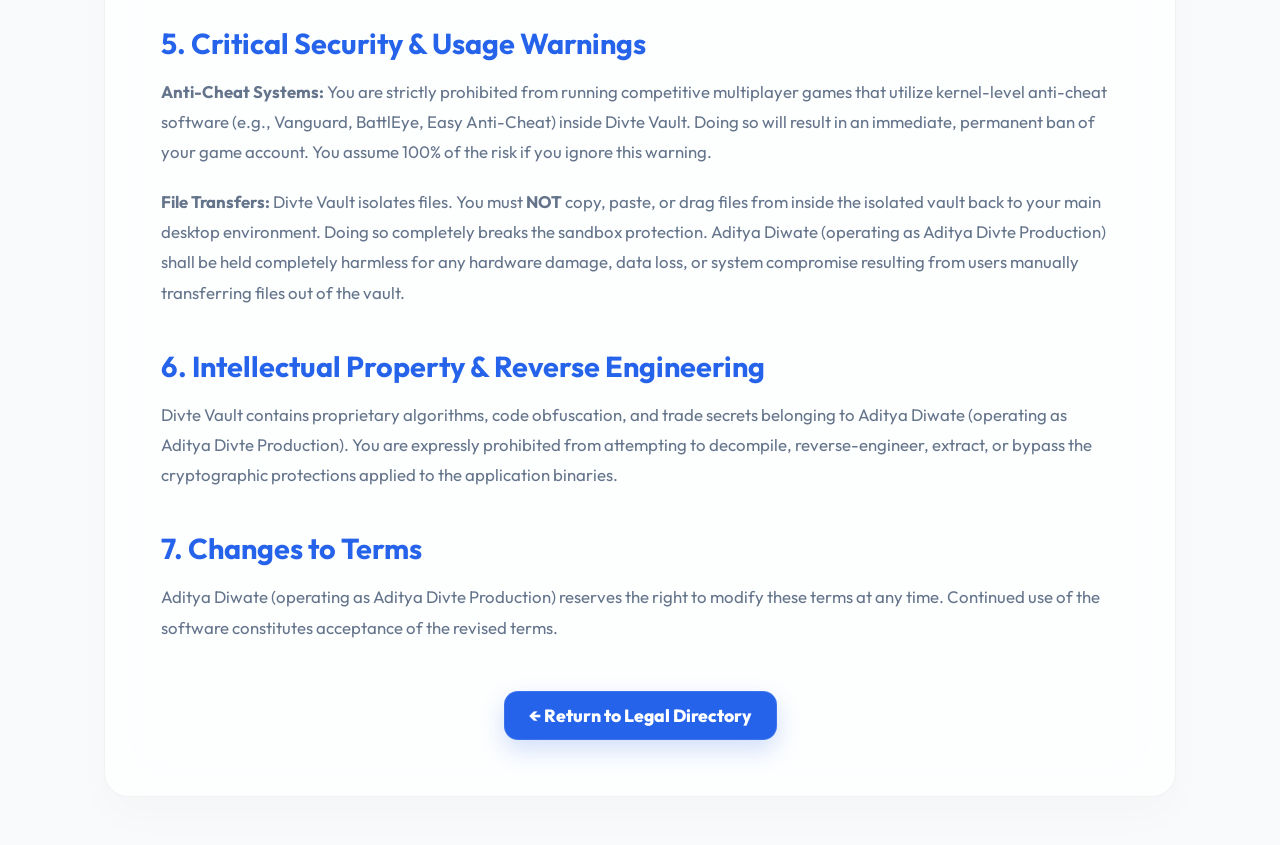
<file: terms.html>
<!DOCTYPE html>
<html lang="en">
<head>
    <meta charset="UTF-8">
    <meta name="viewport" content="width=device-width, initial-scale=1.0">
    <title>Terms of Service | Divte Vault Usage Agreement</title>
    <meta name="description" content="Review the Terms of Service for Divte Vault. Understand the legal usage guidelines for our enterprise sandbox engine and virtualization tools.">
    <meta name="keywords" content="Divte Vault terms, terms of service, EULA, usage agreement">
    <link rel="stylesheet" href="style.css">
    <link rel="icon" type="image/png" href="assets/logo.png">
</head>
<body>
    <div class="bg-grid"></div>
    <nav>
        <a href="/" class="nav-brand">
            <img src="assets/logo.png" alt="Divte Vault Logo">
            DIVTE VAULT
        </a>
        <div class="nav-links">
            <a href="/">Home</a>
            <a href="/how-to-use">Documentation</a>
            <a href="/updates">Updates</a>
        </div>
    </nav>
    <main>
        <div class="panel">
            <div class="legal-header">
                <h1>End User License Agreement (EULA) & Terms of Service</h1>
                <p style="margin: 0;"><strong>Effective Date:</strong> May 16, 2026</p>
                <p style="margin: 0;"><strong>Provider:</strong> Aditya Diwate (operating as Aditya Divte Production)</p>
            </div>
            
            <p>Please read these terms carefully before downloading, installing, or using Divte Vault. By using the software, you agree to be bound by DivteVault, Sandboxie, Windows Sandbox Hyper V Terms and Conditions. If you do not agree, do not use the software.</p>

            <h2>1. Disclaimer of Warranty & Protection</h2>
            <p>Divte Vault is provided strictly on an <strong>"AS IS"</strong> and <strong>"AS AVAILABLE"</strong> basis. <strong>We do not take any responsibility for anything that happens to your system or your data while using this software.</strong></p>
            <p>We try our best to give you protection, but <strong>it is not a 100% guarantee</strong>. While Divte Vault might save you many times from malicious threats, it will not protect you always. Aditya Diwate (operating as Aditya Divte Production) does not warrant that the software will be error-free, completely secure, or that it will effectively contain all types of malicious software (malware), zero-day exploits, or advanced persistent threats. We are no responsible if you downloaded software from uknown sources and it done anything to you. You agree that we can shut down software at anytime without any notice.</p>

            <h2>2. Limitation of Liability</h2>
            <p><strong>Under no circumstances</strong> shall Aditya Diwate (operating as Aditya Divte Production), its developers, or affiliates be held liable for any direct, indirect, incidental, consequential, special, or exemplary damages arising out of your use or inability to use Divte Vault.</p>
            <p>This includes, but is not limited to: loss of data, hardware damage, financial loss, physical damage, mental stress, or system compromise resulting from "sandbox escapes" or the execution of malware within or outside the isolated environment. By using this software, you explicitly acknowledge and agree that <strong>no one can sue Aditya Diwate (operating as Aditya Divte Production)</strong> even if they get hacked, suffer from physical or mental stress, lose their data, or a virus breaks through the isolation. We are not liable for any damages and will not repay or compensate you in any form.</p>
            
            <h2>3. Not Promoting Untrusted Software</h2>
            <p>Aditya Diwate (operating as Aditya Divte Production) <strong>does not promote or encourage</strong> downloading untrusted apps, game files, pirated software, or malicious executables. Divte Vault is a security research and protection tool. By using our software, you assume all risks associated with executing any files you choose to run.</p>

            <h2>4. Acceptable Use Policy</h2>
            <p>You agree to use Divte Vault solely for lawful purposes. You shall not use the software to:</p>
            <ul>
                <li>Sell, resell, rent, lease, distribute, or donate Divte Vault without explicit authorization.</li>
                <li>Develop, distribute, or test malware for malicious deployment against unauthorized targets.</li>
                <li>Bypass digital rights management (DRM) or engage in software piracy.</li>
                <li>Engage in illegal activities, unauthorized penetration testing, or network interference.</li>
            </ul>

            <h2>5. Critical Security & Usage Warnings</h2>
            <p><strong>Anti-Cheat Systems:</strong> You are strictly prohibited from running competitive multiplayer games that utilize kernel-level anti-cheat software (e.g., Vanguard, BattlEye, Easy Anti-Cheat) inside Divte Vault. Doing so will result in an immediate, permanent ban of your game account. You assume 100% of the risk if you ignore this warning.</p>
            <p><strong>File Transfers:</strong> Divte Vault isolates files. You must <strong>NOT</strong> copy, paste, or drag files from inside the isolated vault back to your main desktop environment. Doing so completely breaks the sandbox protection. Aditya Diwate (operating as Aditya Divte Production) shall be held completely harmless for any hardware damage, data loss, or system compromise resulting from users manually transferring files out of the vault.</p>

            <h2>6. Intellectual Property & Reverse Engineering</h2>
            <p>Divte Vault contains proprietary algorithms, code obfuscation, and trade secrets belonging to Aditya Diwate (operating as Aditya Divte Production). You are expressly prohibited from attempting to decompile, reverse-engineer, extract, or bypass the cryptographic protections applied to the application binaries.</p>

            <h2>7. Changes to Terms</h2>
            <p>Aditya Diwate (operating as Aditya Divte Production) reserves the right to modify these terms at any time. Continued use of the software constitutes acceptance of the revised terms.</p>

            <div style="margin-top: 3rem; text-align: center;">
                <a href="/legal" class="btn-primary" style="padding: 12px 24px;">← Return to Legal Directory</a>
            </div>
        </div>
    </main>
</body>
</html>
</file>
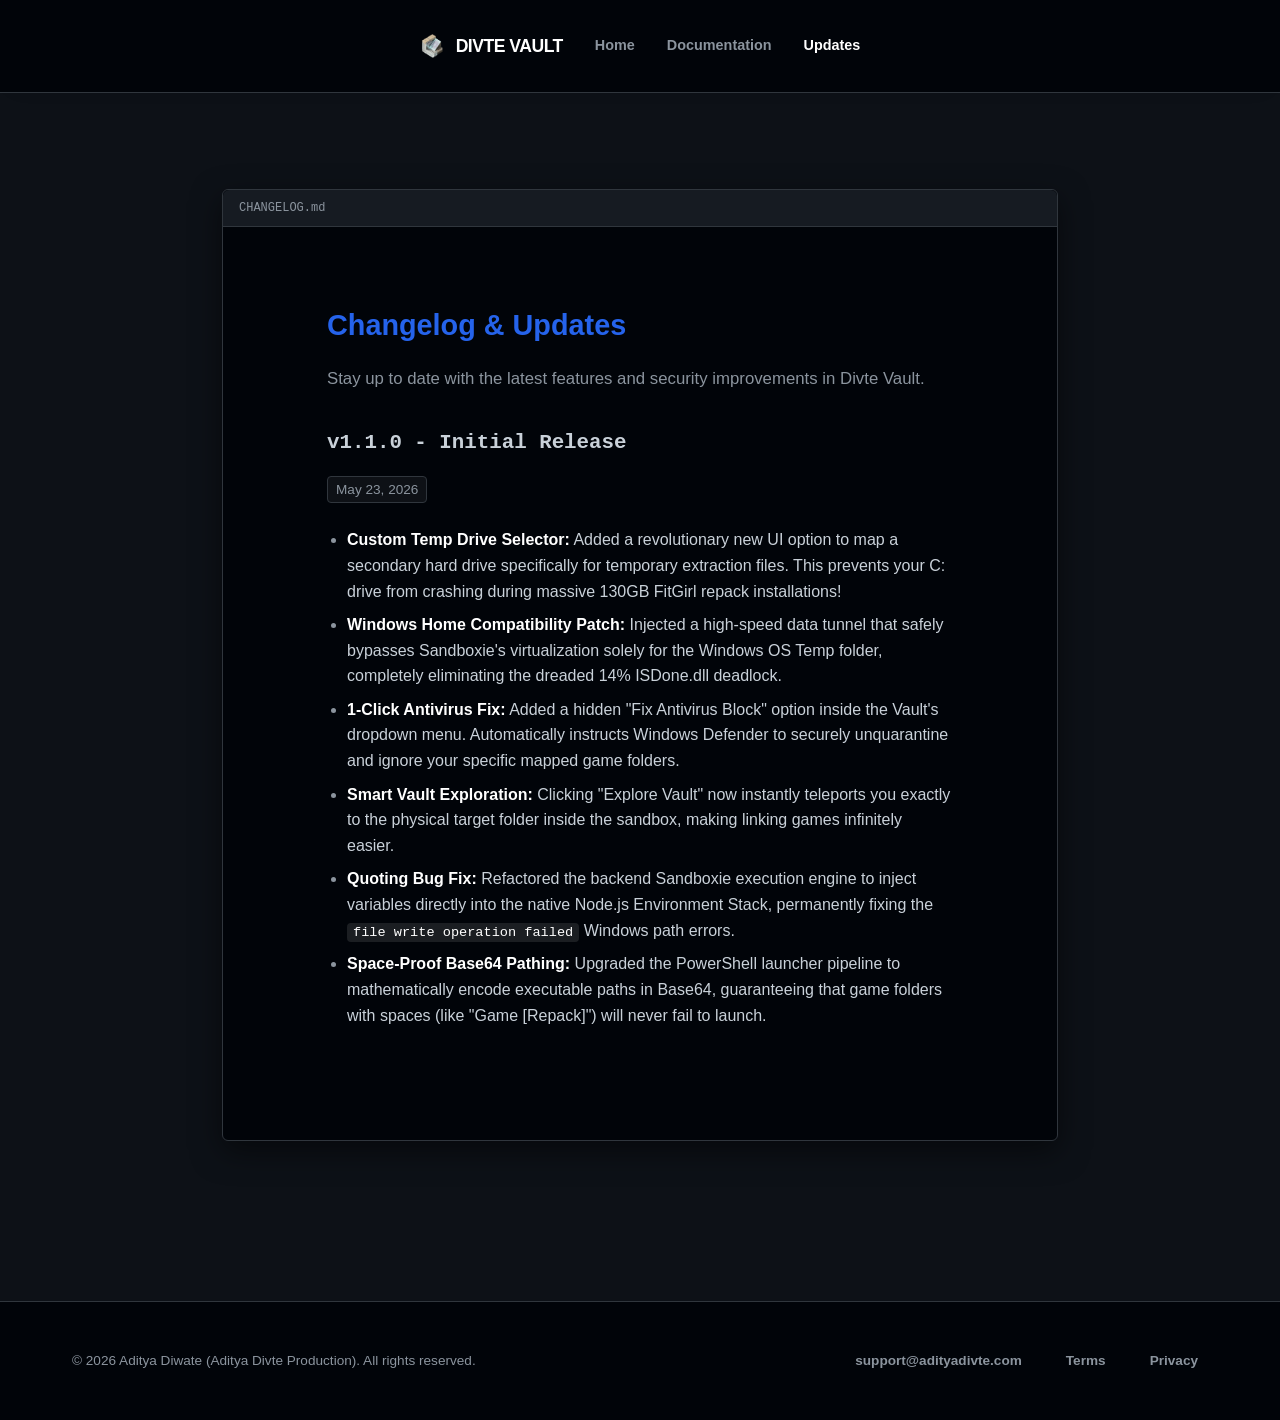
<file: updates.html>
<!DOCTYPE html>
<html lang="en">
<head>
    <meta charset="UTF-8">
    <meta name="viewport" content="width=device-width, initial-scale=1.0">
    <title>Divte Vault Updates | Changelog & New Features</title>
    <meta name="description" content="View the latest updates, bug fixes, and feature releases for Divte Vault, including the massive v1.1.0 Anti-Virus and Remote Kill Switch update.">
    <meta name="keywords" content="Divte Vault changelog, Divte Vault updates, version history, new features">
    <link rel="stylesheet" href="style.css">
    <script src="script.js"></script>
    <link rel="icon" type="image/png" href="assets/logo.png">
    
    <!-- CLEAN DEVELOPER DARK THEME (VS CODE STYLE) -->
    <style>
        :root {
            --bg-base: #0d1117;
            --bg-surface: #161b22;
            --bg-darker: #010409;
            --border-color: #30363d;
            --border-hover: #8b949e;
            --accent-blue: #007acc;
            --text-main: #c9d1d9;
            --text-heading: #ffffff;
            --text-muted: #8b949e;
            --font-sans: -apple-system, BlinkMacSystemFont, "Segoe UI", Roboto, "Helvetica Neue", Arial, sans-serif;
            --font-mono: "SFMono-Regular", Consolas, "Liberation Mono", Menlo, Courier, monospace;
        }

        * { box-sizing: border-box; margin: 0; padding: 0; }

        body {
            background-color: var(--bg-base);
            color: var(--text-main);
            font-family: var(--font-sans);
            line-height: 1.6;
            -webkit-font-smoothing: antialiased;
            display: flex;
            flex-direction: column;
            min-height: 100vh;
        }

        /* Keep legacy classes hidden so script.js doesn't break */
        .bg-grid, .bg-glow { display: none !important; }

        /* Navigation - Collision Proof */
        nav {
            background-color: var(--bg-darker);
            border-bottom: 1px solid var(--border-color);
            position: sticky;
            top: 0;
            z-index: 100;
        }

        .nav-wrapper {
            display: flex;
            justify-content: space-between;
            align-items: center;
            height: 60px;
            max-width: 1200px;
            margin: 0 auto;
            padding: 0 2rem;
            white-space: nowrap; 
        }

        .nav-brand {
            display: flex;
            align-items: center;
            gap: 12px;
            font-size: 1.1rem;
            font-weight: 600;
            color: var(--text-heading);
            text-decoration: none;
            flex-shrink: 0; 
        }

        .nav-brand img { height: 24px; flex-shrink: 0; }

        .nav-links { 
            display: flex; 
            gap: 2rem; 
            margin-left: 2rem; 
        }
        
        .nav-links a { color: var(--text-muted); text-decoration: none; font-size: 0.9rem; transition: color 0.2s; }
        .nav-links a:hover, .nav-links a.active { color: var(--text-heading); }

        /* Main Content Layout */
        main {
            max-width: 900px;
            margin: 3rem auto;
            padding: 0 2rem;
            flex: 1;
            width: 100%;
        }

        .panel {
            background-color: var(--bg-darker);
            border: 1px solid var(--border-color);
            border-radius: 6px;
            box-shadow: 0 10px 30px rgba(0, 0, 0, 0.5);
            position: relative;
            padding-top: 2.5rem;
        }

        /* Fake Editor Title Bar */
        .panel::before {
            content: 'CHANGELOG.md';
            position: absolute;
            top: 0; left: 0; right: 0; height: 36px;
            background-color: var(--bg-surface);
            border-bottom: 1px solid var(--border-color);
            border-radius: 6px 6px 0 0;
            color: var(--text-muted);
            font-family: var(--font-mono);
            font-size: 0.75rem;
            line-height: 36px;
            padding-left: 1rem;
        }

        .panel-content { padding: 2rem 3rem; }

        h2 { 
            font-size: 2rem; 
            color: var(--text-heading); 
            margin-bottom: 0.5rem; 
        }
        
        .description {
            color: var(--text-muted);
            margin-bottom: 2rem;
        }

        /* Changelog Specific Styles */
        .changelog-entry {
            border-top: 1px solid var(--border-color);
            padding-top: 2rem;
            margin-top: 2rem;
        }
        
        .changelog-entry:first-of-type {
            border-top: none;
            padding-top: 0;
            margin-top: 0;
        }

        .version-title {
            color: var(--accent-blue);
            font-size: 1.3rem;
            font-family: var(--font-mono);
            font-weight: 600;
            margin-bottom: 0.5rem;
        }

        .release-date {
            font-size: 0.85rem;
            color: var(--text-muted);
            margin-bottom: 1.5rem;
            display: inline-block;
            background: rgba(255, 255, 255, 0.05);
            padding: 2px 8px;
            border-radius: 4px;
            border: 1px solid var(--border-color);
        }

        ul { margin-left: 1.5rem; }
        
        li { 
            margin-bottom: 0.75rem; 
            color: var(--text-main); 
            line-height: 1.6;
        }
        
        li::marker { color: var(--text-muted); }
        
        strong { color: var(--text-heading); }

        code {
            background-color: rgba(255, 255, 255, 0.1);
            padding: 2px 6px;
            border-radius: 4px;
            font-family: var(--font-mono);
            font-size: 0.85em;
            color: var(--text-heading);
        }

        /* Footer */
        footer {
            background-color: var(--bg-darker);
            border-top: 1px solid var(--border-color);
            padding: 3rem 0;
            font-size: 0.85rem;
            color: var(--text-muted);
            margin-top: 4rem;
        }

        .footer-content {
            display: flex;
            justify-content: space-between;
            align-items: center;
            max-width: 1200px;
            margin: 0 auto;
            padding: 0 2rem;
        }

        .footer-links {
            display: flex;
            gap: 1.5rem;
        }

        .footer-links a {
            color: var(--text-muted);
            text-decoration: none;
            transition: color 0.2s;
        }

        .footer-links a:hover { color: var(--text-heading); }

        /* Responsive adjustments */
        @media (max-width: 600px) {
            .nav-wrapper { padding: 0 1rem; gap: 10px; }
            .nav-links { gap: 1rem; }
            .panel-content { padding: 1.5rem; }
            .footer-content { flex-direction: column; gap: 1rem; text-align: center; }
        }
    </style>
</head>
<body>
    <div class="bg-grid"></div>
    <div class="bg-glow"></div>
    
    <nav>
        <div class="nav-wrapper">
            <a href="/" class="nav-brand">
                <img src="assets/logo.png" alt="Divte Vault Logo">
                DIVTE VAULT
            </a>
            <div class="nav-links">
                <a href="/">Home</a>
                <a href="/how-to-use">Documentation</a>
                <a href="/updates" class="active">Updates</a>
            </div>
        </div>
    </nav>

    <main>
        <div class="panel">
            <div class="panel-content">
                <h2>Changelog & Updates</h2>
                <p class="description">Stay up to date with the latest features and security improvements in Divte Vault.</p>
                
                <div class="changelog-entry">
                    <h3 class="version-title">v1.1.0 - Initial Release </h3>
                    <span class="release-date">May 23, 2026</span>
                    <ul>
                        <li><strong>Custom Temp Drive Selector:</strong> Added a revolutionary new UI option to map a secondary hard drive specifically for temporary extraction files. This prevents your C: drive from crashing during massive 130GB FitGirl repack installations!</li>
                        <li><strong>Windows Home Compatibility Patch:</strong> Injected a high-speed data tunnel that safely bypasses Sandboxie's virtualization solely for the Windows OS Temp folder, completely eliminating the dreaded 14% ISDone.dll deadlock.</li>
                        <li><strong>1-Click Antivirus Fix:</strong> Added a hidden "Fix Antivirus Block" option inside the Vault's dropdown menu. Automatically instructs Windows Defender to securely unquarantine and ignore your specific mapped game folders.</li>
                        <li><strong>Smart Vault Exploration:</strong> Clicking "Explore Vault" now instantly teleports you exactly to the physical target folder inside the sandbox, making linking games infinitely easier.</li>
                        <li><strong>Quoting Bug Fix:</strong> Refactored the backend Sandboxie execution engine to inject variables directly into the native Node.js Environment Stack, permanently fixing the <code>file write operation failed</code> Windows path errors.</li>
                        <li><strong>Space-Proof Base64 Pathing:</strong> Upgraded the PowerShell launcher pipeline to mathematically encode executable paths in Base64, guaranteeing that game folders with spaces (like "Game [Repack]") will never fail to launch.</li>
                    </ul>
                </div>
            </div>
        </div>
    </main>

    <footer>
        <div class="footer-content">
            <p>&copy; 2026 Aditya Diwate (Aditya Divte Production). All rights reserved.</p>
            <div class="footer-links">
                <a href="mailto:support@adityadivte.com">support@adityadivte.com</a>
                <a href="/terms">Terms</a>
                <a href="/privacy">Privacy</a>
            </div>
        </div>
    </footer>
</body>
</html>
</file>
<file: style.css>
@import url('https://fonts.googleapis.com/css2?family=Outfit:wght@300;400;600;800&family=JetBrains+Mono:wght@400;700&display=swap');

:root {
  --bg-light: #f8fafc;
  --panel-bg: rgba(255, 255, 255, 0.7);
  --panel-border: rgba(0, 0, 0, 0.05);
  --accent-color: #2563eb;
  --accent-glow: rgba(37, 99, 235, 0.2);
  --text-main: #0f172a;
  --text-muted: #64748b;
  --success: #10b981;
}

* {
  box-sizing: border-box;
  margin: 0;
  padding: 0;
}

body {
  font-family: 'Outfit', sans-serif;
  background-color: var(--bg-light);
  color: var(--text-main);
  min-height: 100vh;
  display: flex;
  flex-direction: column;
  position: relative;
  overflow-x: hidden;
  scroll-behavior: smooth;
}

/* Dynamic Grid Background */
.bg-grid {
  position: fixed;
  top: 0; left: 0; right: 0; bottom: 0;
  background-image: 
    linear-gradient(to right, rgba(37, 99, 235, 0.03) 1px, transparent 1px),
    linear-gradient(to bottom, rgba(37, 99, 235, 0.03) 1px, transparent 1px);
  background-size: 40px 40px;
  z-index: -1;
  pointer-events: none;
}

.bg-glow {
  position: fixed;
  top: -20%; left: -10%;
  width: 70vw; height: 70vw;
  background: radial-gradient(circle, rgba(37,99,235,0.08) 0%, rgba(255,255,255,0) 70%);
  z-index: -1;
  pointer-events: none;
  border-radius: 50%;
}

/* Navbar */
nav {
  display: flex;
  justify-content: space-between;
  align-items: center;
  padding: 1rem 5%;
  background: rgba(255, 255, 255, 0.8);
  backdrop-filter: blur(20px);
  -webkit-backdrop-filter: blur(20px);
  border-bottom: 1px solid var(--panel-border);
  position: sticky;
  top: 0;
  z-index: 100;
  box-shadow: 0 4px 30px rgba(0, 0, 0, 0.01);
}

.nav-brand {
  display: flex;
  align-items: center;
  gap: 12px;
  font-weight: 800;
  font-size: 1.5rem;
  color: var(--text-main);
  text-decoration: none;
  letter-spacing: -0.5px;
}

.nav-brand img {
  height: 36px;
}

.nav-links {
  display: flex;
  gap: 30px;
  align-items: center;
}

.nav-links a {
  text-decoration: none;
  color: var(--text-muted);
  font-weight: 600;
  transition: all 0.3s ease;
  font-size: 1rem;
}

.nav-links a:hover, .nav-links a.active {
  color: var(--accent-color);
}

/* Layout */
main {
  flex: 1;
  padding: 0 5%;
  max-width: 1200px;
  margin: 0 auto;
  width: 100%;
}

/* Hero Section */
.hero {
  text-align: center;
  padding: 6rem 0 4rem 0;
  animation: fadeIn 1s ease-out forwards;
}

.version-tag {
  display: inline-block;
  background: rgba(37, 99, 235, 0.1);
  color: var(--accent-color);
  padding: 6px 16px;
  border-radius: 30px;
  font-weight: 800;
  font-size: 0.9rem;
  margin-bottom: 1.5rem;
  border: 1px solid rgba(37, 99, 235, 0.2);
}

.hero h1 {
  font-size: 4.5rem;
  font-weight: 800;
  line-height: 1.1;
  letter-spacing: -1.5px;
  background: linear-gradient(135deg, #0f172a 0%, #2563eb 100%);
  -webkit-background-clip: text;
  -webkit-text-fill-color: transparent;
  margin-bottom: 1.5rem;
}

.hero p.subtitle {
  font-size: 1.25rem;
  color: var(--text-muted);
  max-width: 700px;
  margin: 0 auto 2.5rem auto;
  line-height: 1.6;
}

.btn-primary {
  display: inline-flex;
  align-items: center;
  justify-content: center;
  gap: 10px;
  background: var(--accent-color);
  color: white;
  padding: 16px 36px;
  border-radius: 14px;
  font-weight: 800;
  font-size: 1.1rem;
  text-decoration: none;
  box-shadow: 0 10px 25px var(--accent-glow);
  transition: all 0.3s cubic-bezier(0.4, 0, 0.2, 1);
  border: 1px solid rgba(255,255,255,0.1);
}

.btn-primary:hover {
  transform: translateY(-3px) scale(1.02);
  box-shadow: 0 20px 40px rgba(37, 99, 235, 0.3);
  background: #1d4ed8;
}

/* Features Grid */
.features-grid {
  display: grid;
  grid-template-columns: repeat(auto-fit, minmax(300px, 1fr));
  gap: 30px;
  margin: 4rem 0;
}

.feature-card {
  background: var(--panel-bg);
  backdrop-filter: blur(30px);
  -webkit-backdrop-filter: blur(30px);
  border: 1px solid var(--panel-border);
  border-radius: 24px;
  padding: 2.5rem;
  transition: all 0.4s ease;
  box-shadow: 0 10px 30px rgba(0,0,0,0.02);
}

.feature-card:hover {
  transform: translateY(-5px);
  border-color: rgba(37, 99, 235, 0.2);
  box-shadow: 0 20px 40px rgba(37, 99, 235, 0.05);
}

.feature-icon {
  font-size: 2.5rem;
  margin-bottom: 1.5rem;
  display: inline-block;
  padding: 15px;
  background: white;
  border-radius: 16px;
  box-shadow: 0 8px 20px rgba(0,0,0,0.04);
}

.feature-card h3 {
  font-size: 1.4rem;
  margin-bottom: 1rem;
  color: var(--text-main);
}

.feature-card p {
  color: var(--text-muted);
  line-height: 1.6;
}

/* Standard Panels (Legal/Docs) */
.panel {
  background: var(--panel-bg);
  backdrop-filter: blur(30px);
  -webkit-backdrop-filter: blur(30px);
  border: 1px solid var(--panel-border);
  border-radius: 24px;
  padding: 3.5rem;
  box-shadow: 0 20px 40px rgba(0,0,0,0.02);
  margin: 3rem 0;
}

.panel h1 { font-size: 2.5rem; margin-bottom: 1rem; color: var(--text-main); }
.panel h2 { font-size: 1.8rem; margin: 2.5rem 0 1rem 0; color: var(--accent-color); }
.panel h3 { font-size: 1.3rem; margin: 2rem 0 1rem 0; color: var(--text-main); }
.panel p { line-height: 1.8; margin-bottom: 1.2rem; color: var(--text-muted); font-size: 1.05rem; }
.panel ul, .panel ol { margin-left: 20px; margin-bottom: 1.5rem; color: var(--text-muted); line-height: 1.8; }
.panel li { margin-bottom: 0.5rem; }

.legal-header {
  border-bottom: 1px solid var(--panel-border);
  padding-bottom: 2rem;
  margin-bottom: 2rem;
}

/* Footer */
footer {
  text-align: center;
  padding: 3rem 5%;
  color: var(--text-muted);
  border-top: 1px solid var(--panel-border);
  background: rgba(255, 255, 255, 0.5);
  backdrop-filter: blur(10px);
  margin-top: auto;
}

footer a {
  color: var(--text-muted);
  text-decoration: none;
  margin: 0 10px;
  font-weight: 600;
  transition: color 0.3s;
}

footer a:hover {
  color: var(--accent-color);
}

/* Alternating Showcase Layout */
.showcase-section {
  margin: 6rem 0;
  display: flex;
  flex-direction: column;
  gap: 6rem;
}

.showcase-row {
  display: flex;
  align-items: center;
  justify-content: space-between;
  gap: 40px;
}

/* Reverse row for zig-zag effect */
.showcase-row.reverse {
  flex-direction: row-reverse;
}

.showcase-text {
  flex: 1;
  max-width: 500px;
}

.showcase-text h2 {
  font-size: 2.5rem;
  font-weight: 800;
  margin-bottom: 1rem;
  color: var(--text-main);
}

.showcase-text p {
  font-size: 1.1rem;
  color: var(--text-muted);
  line-height: 1.6;
}

.showcase-canvas-container {
  flex: 1;
  position: relative;
  background: #080710;
  border-radius: 20px;
  box-shadow: 0 25px 50px -12px rgba(0, 0, 0, 0.4);
  border: 1px solid rgba(255, 255, 255, 0.1);
  overflow: hidden;
  max-width: 550px;
  aspect-ratio: 550 / 350;
}

.showcase-canvas-container canvas {
  width: 100%;
  height: 100%;
  display: block;
}

@media (max-width: 1000px) {
  .showcase-row, .showcase-row.reverse {
    flex-direction: column;
    text-align: center;
  }
  .showcase-text {
    max-width: 100%;
  }
}

.hud {
  position: absolute;
  top: 15px;
  left: 15px;
  pointer-events: none;
  background: rgba(0, 0, 0, 0.6);
  padding: 8px 12px;
  border-radius: 6px;
  border: 1px solid rgba(255, 255, 255, 0.1);
  font-family: 'Courier New', monospace;
  font-size: 10px;
  color: #00ffcc;
  z-index: 10;
}

.hud {
  position: absolute;
  top: 20px;
  left: 20px;
  pointer-events: none;
  background: rgba(0, 0, 0, 0.6);
  padding: 10px 15px;
  border-radius: 8px;
  border: 1px solid rgba(255, 255, 255, 0.1);
  font-family: 'Courier New', monospace;
  font-size: 12px;
  color: #00ffcc;
  z-index: 10;
}

.hud span { color: #ff0055; }

.section-title {
  text-align: center;
  font-size: 2.5rem;
  margin-bottom: 2rem;
  color: var(--text-main);
  font-weight: 800;
}

/* System Requirements */
.sys-req-grid {
  display: grid;
  grid-template-columns: 1fr 1fr;
  gap: 20px;
  background: var(--panel-bg);
  padding: 2rem;
  border-radius: 20px;
  border: 1px solid var(--panel-border);
}

.req-box h4 {
  color: var(--accent-color);
  margin-bottom: 10px;
}

.req-box ul {
  list-style: none;
  color: var(--text-muted);
}
.req-box ul li { margin-bottom: 8px; font-size: 0.95rem; }
.req-box ul li::before { content: "✓ "; color: var(--success); font-weight: bold;}

/* Animations */
@keyframes fadeIn {
  from { opacity: 0; transform: translateY(20px); }
  to { opacity: 1; transform: translateY(0); }
}

@media (max-width: 768px) {
  .hero h1 { font-size: 3rem; }
  .nav-links { display: none; }
  .panel { padding: 2rem; }
}
</file>
